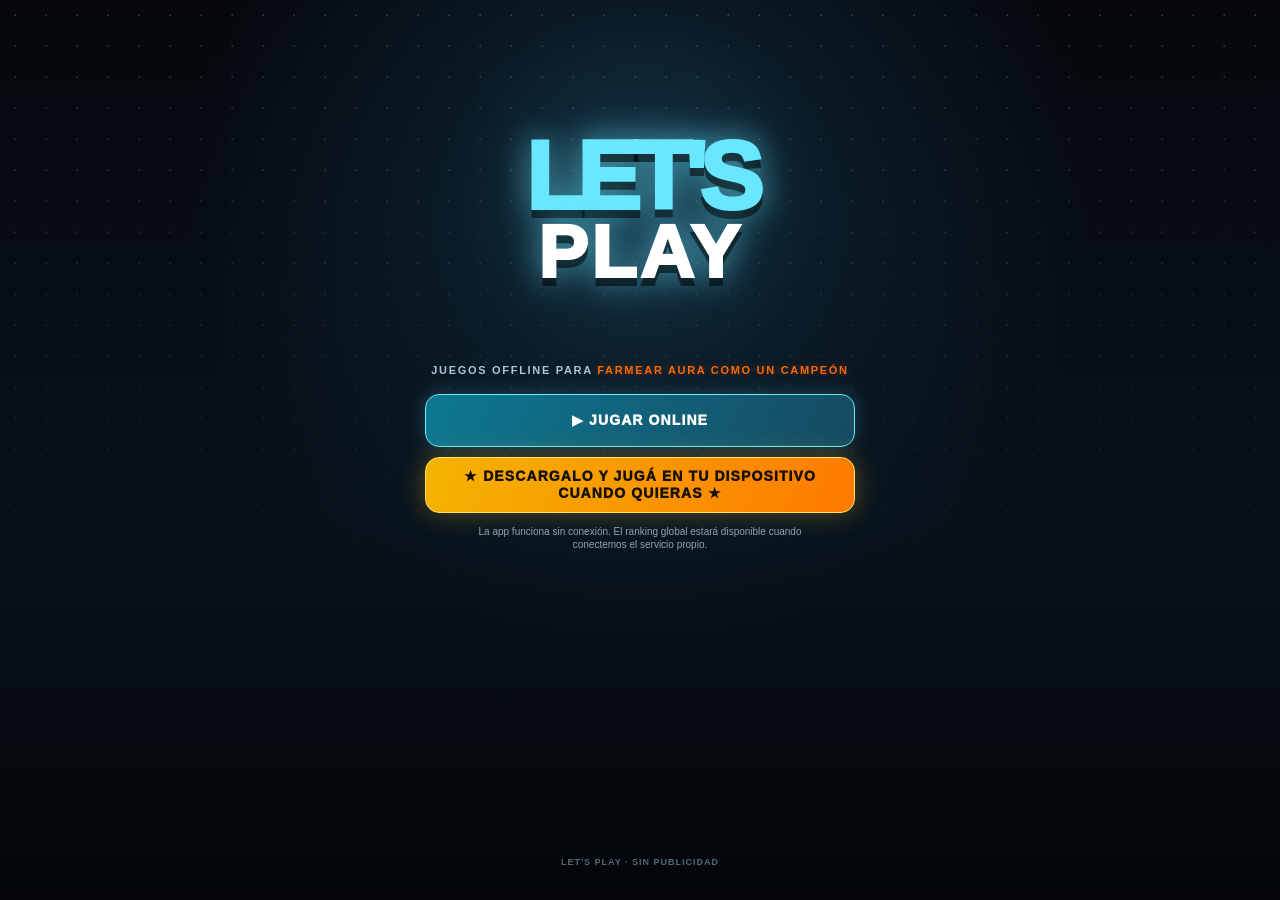
<file: index.html>
<!doctype html>
<html lang="es">
<head>
  <meta charset="utf-8">
  <meta name="viewport" content="width=device-width,initial-scale=1,viewport-fit=cover">
  <meta name="theme-color" content="#060a10">
  <meta name="apple-mobile-web-app-capable" content="yes">
  <meta name="apple-mobile-web-app-status-bar-style" content="black-translucent">
  <meta name="apple-mobile-web-app-title" content="Let's Play">
  <link rel="manifest" href="manifest.webmanifest">

  <title>Let's Play</title>
    <link rel="stylesheet" href="./css/landing.css">
</head>
<body>
  <main class="landing">
    <div class="logo-stage" id="logoStage" aria-label="Let's Play"><h1 class="logo-title"><span>LET'S</span><span>PLAY</span></h1></div>
    <p class="tagline">JUEGOS OFFLINE PARA <em>FARMEAR AURA COMO UN CAMPEÓN</em></p>
    <section class="actions ready" id="actions" aria-label="Elegir cómo jugar">
      <a class="action play" href="games.html">▶ JUGAR ONLINE</a>
      <button class="action install" id="installApp" type="button">★ DESCARGALO Y JUGÁ EN TU DISPOSITIVO CUANDO QUIERAS ★</button>
      <p class="data-note">La app funciona sin conexión. El ranking global estará disponible cuando conectemos el servicio propio.</p>
    </section>
    <video class="landing-loop" autoplay muted loop playsinline preload="auto" aria-hidden="true" tabindex="-1">
      <source src="./assets/pablis-games-loop.mp4" type="video/mp4">
    </video>
    <p class="credit">LET'S PLAY · SIN PUBLICIDAD</p>
  </main>
  <section class="install-help" id="installHelp" hidden aria-modal="true" role="dialog" aria-labelledby="installTitle">
    <div class="install-card">
      <button class="install-close" id="installClose" type="button" aria-label="Cerrar">×</button>
      <h2 id="installTitle">INSTALAR LET'S PLAY</h2>
      <p id="installSteps"></p>
    </div>
  </section>
  <script src="./js/app/landing.js"></script>
</body>
</html>
</file>
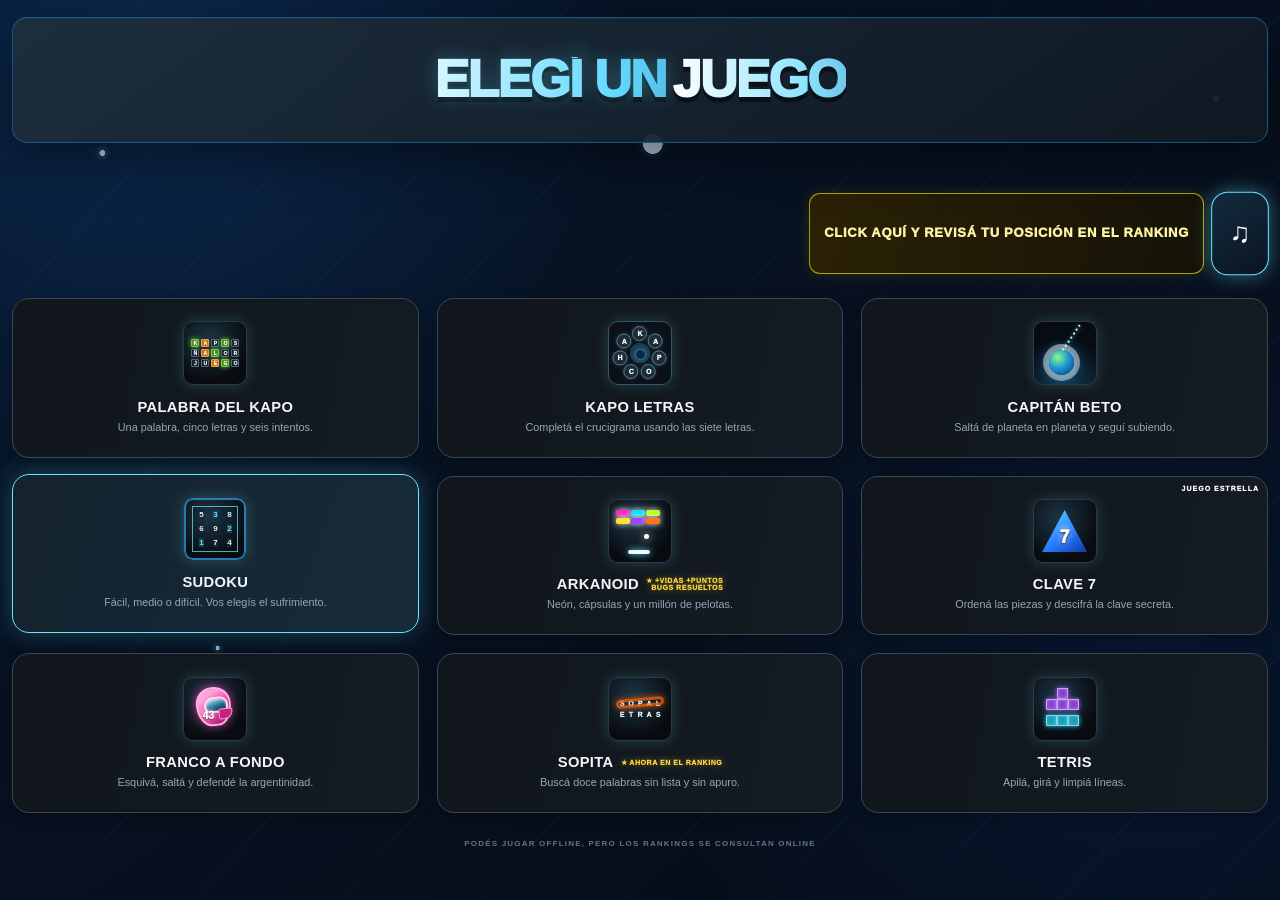
<file: games.html>
<!doctype html>
<html lang="es">
<head>
  <meta charset="utf-8">
  <meta name="viewport" content="width=device-width,initial-scale=1,viewport-fit=cover">
  <meta name="theme-color" content="#05070d">
  <title>Let's Play</title>
    <link rel="stylesheet" href="./css/games.css">
</head>
<body>
<section class="home" id="home">
    <div class="home-shell">
      <header class="home-head">
        <h1 class="brand-title"><span class="pabli">ELEGÍ UN</span><span class="games">JUEGO</span></h1>
      </header>

      <div class="home-actions">
        <button class="ranking-open" id="rankingOpen" type="button">CLICK AQUÍ Y REVISÁ TU POSICIÓN EN EL RANKING</button>
        <button class="menu-music" id="menuMusic" type="button" aria-label="Apagar música de fondo" aria-pressed="true" title="Apagar música de fondo"><span aria-hidden="true">♫</span></button>
      </div>

      <nav class="game-list" aria-label="Juegos disponibles">
        <button class="game-card" type="button" data-game="wordle">
          <span class="game-icon legacy-card-icon wordle-card-icon" aria-hidden="true"><i>K</i><i>A</i><i>P</i><i>O</i><i>S</i><i>Ñ</i><i>A</i><i>L</i><i>O</i><i>R</i><i>J</i><i>U</i><i>E</i><i>G</i><i>O</i></span>
          <span class="game-copy"><b>PALABRA DEL KAPO</b><small>Una palabra, cinco letras y seis intentos.</small></span>
          <span class="game-arrow" aria-hidden="true">›</span>
        </button>

        <button class="game-card" type="button" data-game="kapo-letras">
          <span class="game-icon kapocha-mini" aria-hidden="true"><i style="--i:0">K</i><i style="--i:1">A</i><i style="--i:2">P</i><i style="--i:3">O</i><i style="--i:4">C</i><i style="--i:5">H</i><i style="--i:6">A</i></span>
          <span class="game-copy"><b>KAPO LETRAS</b><small>Completá el crucigrama usando las siete letras.</small></span>
          <span class="game-arrow" aria-hidden="true">›</span>
        </button>

        <button class="game-card" type="button" data-game="capitan-beto">
          <span class="game-icon orbiter-mini" aria-hidden="true"></span>
          <span class="game-copy"><b>CAPITÁN BETO</b><small>Saltá de planeta en planeta y seguí subiendo.</small></span>
          <span class="game-arrow" aria-hidden="true">›</span>
        </button>

        <button class="game-card" type="button" data-game="sudoku">
          <span class="game-icon legacy-card-icon sudoku-card-icon" aria-hidden="true"><i>5</i><i>3</i><i>8</i><i>6</i><i>9</i><i>2</i><i>1</i><i>7</i><i>4</i></span>
          <span class="game-copy"><b>SUDOKU</b><small>Fácil, medio o difícil. Vos elegís el sufrimiento.</small></span>
          <span class="game-arrow" aria-hidden="true">›</span>
        </button>

        <button class="game-card" type="button" data-game="arkanoid">
          <span class="game-icon legacy-card-icon ark-card-icon" aria-hidden="true"><i></i><i></i><i></i><i></i><i></i><i></i><b></b><em></em></span>
          <span class="game-copy"><span class="game-title-row"><b>ARKANOID</b><span class="game-badge">★ +VIDAS +PUNTOS<br>BUGS RESUELTOS</span></span><small>Neón, cápsulas y un millón de pelotas.</small></span>
          <span class="game-arrow" aria-hidden="true">›</span>
        </button>

        <button class="game-card star" type="button" data-game="clave7">
          <span class="game-icon legacy-card-icon clave7-card-icon" aria-hidden="true"><i>7</i></span>
          <span class="game-copy"><span class="game-title-row"><b>CLAVE 7</b></span><small>Ordená las piezas y descifrá la clave secreta.</small></span>
          <span class="game-arrow" aria-hidden="true">›</span>
        </button>

        <button class="game-card" type="button" data-game="racing">
          <span class="game-icon legacy-card-icon race-card-icon" aria-hidden="true"><i><b>43</b></i></span>
          <span class="game-copy"><b>FRANCO A FONDO</b><small>Esquivá, saltá y defendé la argentinidad.</small></span>
          <span class="game-arrow" aria-hidden="true">›</span>
        </button>

        <button class="game-card" type="button" data-game="sopita">
          <span class="game-icon legacy-card-icon soup-card-icon" aria-hidden="true"><i>S</i><i>O</i><i>P</i><i>A</i><i>L</i><i>E</i><i>T</i><i>R</i><i>A</i><i>S</i><b></b></span>
          <span class="game-copy"><span class="game-title-row"><b>SOPITA</b><span class="game-badge">★ AHORA EN EL RANKING</span></span><small>Buscá doce palabras sin lista y sin apuro.</small></span>
          <span class="game-arrow" aria-hidden="true">›</span>
        </button>

        <button class="game-card" type="button" data-game="tetris">
          <span class="game-icon legacy-card-icon tetris-card-icon" aria-hidden="true"><i></i><i></i><i></i><i></i><b></b><b></b><b></b></span>
          <span class="game-copy"><b>TETRIS</b><small>Apilá, girá y limpiá líneas.</small></span>
          <span class="game-arrow" aria-hidden="true">›</span>
        </button>
      </nav>

      <p class="home-foot">PODÉS JUGAR OFFLINE, PERO LOS RANKINGS SE CONSULTAN ONLINE</p>
    </div>
  </section>

  <section class="panel legacy-game" id="wordleView" hidden aria-labelledby="wordleTitle">
      <div class="game-head">
        <h1 id="wordleTitle">PALABRA DEL KAPO</h1>
        <div class="head-actions"><button class="icon-btn" id="soundBtn" aria-label="Desactivar sonido" title="Sonido activado">🔊</button><button class="icon-btn" id="helpBtn" aria-label="Cómo jugar">?</button><button class="icon-btn" id="statsBtn" aria-label="Estadísticas">▥</button><button class="back-btn" id="backBtn" aria-label="Volver al inicio" title="Inicio"><svg viewBox="0 0 24 24" aria-hidden="true"><path d="M3.5 11.2 12 4l8.5 7.2"></path><path d="M5.5 10.2V20h13v-9.8"></path><path d="M9.5 20v-6h5v6"></path></svg></button></div>
      </div>
      <div class="word-mode-row"><div class="word-modes" aria-label="Modo de juego"><button class="word-mode active" id="wordRelax" type="button">TRANQUI</button><button class="word-mode turbo" id="wordTurbo" type="button">KAPO TURBO</button></div><button class="new-word" id="newWord" type="button">NUEVA PALABRA</button></div>
      <div class="turbo-status" id="turboStatus" hidden><span>PALABRA <b id="turboProgress">1/5</b></span><span>TIEMPO TOTAL <b id="wordTime">00:00</b></span></div>
      <div class="board" id="wordBoard" aria-label="Tablero de seis intentos"></div>
      <p class="message" id="wordMessage" aria-live="polite">UNA PALABRA ESPAÑOLA DE 5 LETRAS</p>
      <div class="keyboard" id="keyboard" aria-label="Teclado QWERTY"></div>
    </section>

<section class="panel legacy-game" id="sudokuView" hidden aria-labelledby="sudokuTitle">
      <div class="game-head">
        <h1 id="sudokuTitle">SUDOKU</h1>
        <div class="head-actions"><button class="icon-btn" id="sudokuSound" aria-label="Desactivar sonido" title="Sonido activado">🔊</button><button class="back-btn" id="sudokuHome" aria-label="Volver al inicio" title="Inicio"><svg viewBox="0 0 24 24" aria-hidden="true"><path d="M3.5 11.2 12 4l8.5 7.2"></path><path d="M5.5 10.2V20h13v-9.8"></path><path d="M9.5 20v-6h5v6"></path></svg></button></div>
      </div>
      <div class="difficulty-pick" aria-label="Dificultad"><button data-level="easy">FÁCIL</button><button data-level="medium" class="active">MEDIO</button><button data-level="hard">DIFÍCIL</button></div>
      <div class="sudoku-meta"><span id="sLevel">MEDIO</span><span>TIEMPO <b id="sTime">00:00</b></span><span>CONFLICTOS <b id="sErrors">0</b></span></div>
      <div class="sudoku-board" id="sudokuBoard" aria-label="Tablero de Sudoku"></div>
      <div class="number-pad" id="numberPad" aria-label="Teclado numérico"><button>1</button><button>2</button><button>3</button><button>4</button><button>5</button><button>6</button><button>7</button><button>8</button><button>9</button><button class="erase" data-value="erase" aria-label="Borrar">⌫</button><button class="notes" id="notesBtn" data-value="notes">NOTAS</button></div>
      <div class="sudoku-actions"><button class="s-action" id="sPause">PAUSA</button><button class="s-action" id="sHint">PISTA <span id="sHints">2</span></button><button class="s-action" id="sRestart">REINICIAR</button><button class="s-action" id="sNew">NUEVO</button></div>
      <p class="sudoku-status" id="sStatus" aria-live="polite">TOCÁ UNA CELDA PARA EMPEZAR</p>
      <div class="pause-cover" id="sPauseCover" hidden><div><b>PAUSA</b><small>TOCÁ REANUDAR</small></div></div>
    </section>

<section class="panel ark-panel legacy-game" id="arkanoidView" hidden aria-labelledby="arkanoidTitle">
      <div class="game-head"><h1 id="arkanoidTitle">ARKANOID</h1><div class="head-actions"><button class="icon-btn" id="arkPause" aria-label="Pausar">Ⅱ</button><button class="icon-btn" id="arkRestart" aria-label="Reiniciar">↻</button><button class="back-btn" id="arkHome" aria-label="Volver al inicio" title="Inicio"><svg viewBox="0 0 24 24" aria-hidden="true"><path d="M3.5 11.2 12 4l8.5 7.2"></path><path d="M5.5 10.2V20h13v-9.8"></path><path d="M9.5 20v-6h5v6"></path></svg></button></div></div>
      <div class="ark-hud"><span id="arkScore">PUNTOS 000000</span><span id="arkLevel">NIVEL 01</span><span class="ark-lives" id="arkLives" aria-label="Cinco vidas">♥ ♥ ♥ ♥ ♥</span></div>
      <div class="ark-stage" aria-label="Maqueta de la cancha de Arkanoid">
        <canvas class="ark-canvas" id="arkCanvas" width="390" height="650" aria-label="Cancha de Arkanoid"></canvas>
        <div class="ark-overlay" id="arkOverlay"><div><b id="arkOverlayTitle">ARKANOID</b><small id="arkOverlayText">ARRASTRÁ ABAJO PARA MOVER<br>TOCÁ PARA LANZAR</small><button id="arkStart">JUGAR</button></div></div>
      </div>
      <p class="ark-power" id="arkPower" aria-live="polite"></p>
    </section>

<section class="panel tet-panel legacy-game" id="tetrisView" hidden aria-labelledby="tetrisTitle">
      <div class="game-head"><h1 id="tetrisTitle">TETRIS</h1><div class="head-actions"><button class="icon-btn" id="tetHelp" aria-label="Cómo jugar" title="Cómo jugar">?</button><button class="icon-btn" id="tetSound" aria-label="Sonido">🔊</button><button class="icon-btn" id="tetPause" aria-label="Pausar">Ⅱ</button><button class="icon-btn" id="tetRestart" aria-label="Reiniciar">↻</button><button class="back-btn" id="tetHome" aria-label="Volver al inicio" title="Inicio"><svg viewBox="0 0 24 24" aria-hidden="true"><path d="M3.5 11.2 12 4l8.5 7.2"></path><path d="M5.5 10.2V20h13v-9.8"></path><path d="M9.5 20v-6h5v6"></path></svg></button></div></div>
      <div class="tet-hud"><div><small>PUNTOS</small><b id="tetScore">000000</b></div><div><small>NIVEL</small><b id="tetLevel">01</b></div><div><small>LÍNEAS</small><b id="tetLines">0</b></div></div>
      <div class="tet-play"><div class="tet-board-wrap"><canvas class="tet-board" id="tetBoard" width="240" height="480" aria-label="Tablero de Tetris"></canvas><div class="tet-overlay" id="tetOverlay"><div><h2 id="tetOvTitle">TETRIS</h2><p id="tetOvText">ARRASTRÁ LA PIEZA CON EL DEDO<br>USÁ ROTAR O CAER</p><button id="tetStart">JUGAR</button></div></div></div><aside class="tet-side"><div class="tet-next-title">SIGUIENTES</div><canvas class="tet-next" id="tetNext" width="76" height="180"></canvas><div class="tet-actions"><button class="tet-rotate" id="tetRotate" aria-label="Rotar pieza">↻<small>ROTAR</small></button><button class="tet-drop" id="tetDrop" aria-label="Dejar caer pieza">⤓<small>CAER</small></button></div></aside></div>
      <div class="tet-drag" id="tetDrag"><span><b>↔</b>MOVER · ARRASTRÁ ↓ PARA BAJAR SUAVE</span></div>
    </section>

<section class="panel race-panel legacy-game" id="racingView" hidden aria-labelledby="racingTitle">
      <div class="game-head"><h1 id="racingTitle">FRANCO A FONDO</h1><div class="head-actions"><button class="icon-btn" id="raceSound" aria-label="Desactivar sonido">🔊</button><button class="icon-btn" id="racePause" aria-label="Pausar">Ⅱ</button><button class="back-btn" id="raceHome" aria-label="Volver al inicio" title="Inicio"><svg viewBox="0 0 24 24" aria-hidden="true"><path d="M3.5 11.2 12 4l8.5 7.2"></path><path d="M5.5 10.2V20h13v-9.8"></path><path d="M9.5 20v-6h5v6"></path></svg></button></div></div>
      <div class="race-wrap" id="raceWrap">
        <canvas class="race-canvas" id="raceCanvas" width="360" height="600" aria-label="Pista de carreras"></canvas>
        <div class="race-hud"><span id="raceScore">PUNTOS 0000</span><span id="raceRank">PUESTO 8/8</span><div class="fuel-meter"><span class="fuel-label">ARGENTINIDAD</span><div class="fuel-bar"><div class="fuel-fill" id="fuelFill"></div></div></div></div>
        <div class="race-overlay" id="raceOverlay"><div><h2>FRANCO A FONDO</h2><div class="champion-art champion-placeholder" id="championArt" hidden aria-label="Campeón argentino">🏆🇦🇷</div><p id="raceMessage"><span class="race-callout">¡Revelate, nene!!</span><span class="race-instructions">Esquivá · saltá con doble tap · recargá la pasión argenta</span></p><div class="race-choice"><button class="race-start" id="raceStart">LARGAR</button><button class="race-start level2" id="raceLevel2" hidden>JUGAR NIVEL 2</button></div></div></div>
      </div>
      <div class="race-controls" hidden><button id="raceLeft" aria-label="Mover a la izquierda">←</button><button id="raceRight" aria-label="Mover a la derecha">→</button></div>
      <p class="race-tip">ARRASTRÁ PARA MOVER · DOBLE TOQUE PARA SALTAR · P PAUSA · ESC NEGRO</p>
    </section>

<section class="panel legacy-game" id="sopitaView" hidden aria-labelledby="sopitaTitle">
      <div class="game-head"><h1 id="sopitaTitle">SOPITA</h1><div class="head-actions"><span class="icon-btn sopita-clock" id="sopitaTime" aria-label="Tiempo transcurrido">00:00</span><button class="icon-btn" id="sopitaSound" aria-label="Desactivar sonido">🔊</button><button class="icon-btn sopita-hint" id="sopitaHint" aria-label="Pistas automáticas" disabled>PISTAS</button><button class="back-btn" id="sopitaHome" aria-label="Volver al inicio" title="Inicio"><svg viewBox="0 0 24 24" aria-hidden="true"><path d="M3.5 11.2 12 4l8.5 7.2"></path><path d="M5.5 10.2V20h13v-9.8"></path><path d="M9.5 20v-6h5v6"></path></svg></button></div></div>
      <div class="sopita-tools"><select id="sopitaTheme" aria-label="Elegí tu temática"><option value="">ELEGÍ TU TEMÁTICA</option></select><span class="sopita-progress" id="sopitaProgress">0/12</span></div>
      <p class="sopita-hint-text" id="sopitaHintText" aria-live="polite"></p>
      <div class="sopita-wrap">
        <div class="sopita-board" id="sopitaBoard" aria-label="Sopa de letras de quince filas por diez columnas"></div>
        <svg class="sopita-ink" id="sopitaInk" viewBox="0 0 100 150" preserveAspectRatio="none" aria-hidden="true"></svg>
        <div class="sopita-empty" id="sopitaEmpty">ELEGÍ UNA TEMÁTICA<br>Y PREPARÁ EL DEDO</div>
        <div class="sopita-complete" id="sopitaComplete" hidden><div><b>¡SOPITA TERMINADA!</b><span id="sopitaFinal">TIEMPO 00:00</span><button id="newSopita">NUEVA SOPITA</button></div></div>
      </div>
    </section>

  <section class="cb-game" id="cbGame" hidden aria-label="Capitán Beto">
    <canvas class="cb-canvas" id="cbCanvas"></canvas>
    <div class="cb-hud"><div class="cb-score-wrap"><div class="cb-score" id="cbScore">00000</div><div class="cb-best">RÉCORD <span id="cbBest">00000</span></div></div><div class="cb-lives"><i id="cbHeart">♥</i><span id="cbLives">×3</span></div></div>
    <div class="cb-lucky-meter" id="cbLuckyMeter"><div class="cb-lucky-label"><span class="cb-lucky-word">L<br>U<br>C<br>K<br>Y<br><br>S<br>A<br>V<br>E</span><span class="cb-lucky-count" id="cbLuckyText">0/5</span></div><div class="cb-lucky-track"><div class="cb-lucky-fill" id="cbLuckyFill"></div></div></div>
    <div class="cb-top-actions">
      <button class="cb-icon" id="cbHelp" type="button" aria-label="Cómo jugar" title="Información">ⓘ</button>
      <button class="cb-icon" id="cbSound" type="button" aria-label="Sonido" title="Sonido">🔊</button>
      <button class="cb-icon" id="cbHome" type="button" aria-label="Volver al inicio" title="Inicio"><svg viewBox="0 0 24 24" aria-hidden="true"><path d="M3.5 11.2 12 4l8.5 7.2"></path><path d="M5.5 10.2V20h13v-9.8"></path><path d="M9.5 20v-6h5v6"></path></svg></button>
    </div>
    <div class="cb-toast" id="cbToast"></div>
    <div class="cb-sub">TOCÁ · CLIC · ESPACIO PARA SALTAR</div>
    <div class="cb-center" id="cbStart">
      <div class="cb-panel"><h2>CAPITÁN BETO</h2><p>La nave gira sobre la línea de gravedad. Cuando la guía apunte bien, saltá.</p><button type="button" id="cbPlay">DESPEGAR</button></div>
    </div>
    <div class="cb-center" id="cbHelpPanel" hidden>
      <div class="cb-panel"><h2>CÓMO JUGAR</h2><ul><li>Tocá, hacé clic o presioná Espacio para salir en línea recta.</li><li>Al tocar la gravedad de otro planeta quedás orbitando.</li><li>Tenés dos vueltas para saltar. En la segunda, la guía comienza a desaparecer.</li><li>Saltar hacia abajo, salir por los costados o por abajo cuesta una vida.</li><li>El planeta cercano vale 100; el segundo ×2, el tercero ×3.</li><li>Si escapás por arriba y aterrizás fuera de pantalla, conseguís un Lucky Save.</li><li>Ganás una vida cada 10.000 puntos.</li></ul><button type="button" id="cbHelpClose">SEGUIR</button></div>
    </div>
    <div class="cb-center" id="cbOver" hidden>
      <div class="cb-panel"><h2>EL CAPITÁN BETO MURIÓ SOLO EN EL ESPACIO POR TU CULPA!</h2><p id="cbFinal"></p><div class="cb-over-actions"><button type="button" id="cbOverHome">SALIR</button><button type="button" id="cbAgain">JUGAR</button></div></div>
    </div>
  </section>

  <section class="kl-game" id="klGame" hidden aria-labelledby="klTitle">
    <div class="kl-shell">
      <header class="kl-head">
        <div class="kl-title-group"><h1 class="kl-title" id="klTitle">KAPO LETRAS</h1><span class="kl-head-clock">TIEMPO <b id="klTime">00:00</b></span></div>
        <div class="kl-head-actions">
          <button class="kl-icon-btn" id="klHelp" type="button" aria-label="Información y cómo jugar" title="Información"><svg viewBox="0 0 24 24" aria-hidden="true"><circle cx="12" cy="12" r="9"></circle><path d="M12 10.5v6"></path><path d="M12 7.3h.01"></path></svg></button>
          <button class="kl-icon-btn" id="klStats" type="button" aria-label="Estadísticas" title="Estadísticas">▥</button>
          <button class="kl-icon-btn kl-new" id="klNew" type="button" aria-label="Cambiar de nivel" title="Nueva partida">↻</button>
          <button class="kl-icon-btn" id="klSound" type="button" aria-label="Desactivar sonido" title="Sonido">🔊</button>
          <button class="kl-icon-btn" id="klHome" type="button" aria-label="Volver al inicio" title="Inicio"><svg viewBox="0 0 24 24" aria-hidden="true"><path d="M3.5 11.2 12 4l8.5 7.2"></path><path d="M5.5 10.2V20h13v-9.8"></path><path d="M9.5 20v-6h5v6"></path></svg></button>
        </div>
      </header>

      <div class="kl-board-wrap">
        <div class="kl-board" id="klBoard" aria-label="Crucigrama"></div>
        <div class="kl-particles" id="klParticles" aria-hidden="true"></div>
      </div>

      <div class="kl-word-zone" aria-live="polite">
        <div class="kl-current" id="klCurrent">&nbsp;</div>
        <div class="kl-message" id="klMessage">UNÍ LAS LETRAS PARA FORMAR PALABRAS</div>
      </div>

      <div class="kl-controls">
        <button class="kl-side-btn hint" id="klHint" type="button" aria-label="Usar una pista. Quedan 3" title="Pista">💡 <small id="klHintCount">×3</small></button>
        <div class="kl-wheel" id="klWheel" aria-label="Letras disponibles">
          <button class="kl-wheel-core" id="klShuffle" type="button" aria-label="Mezclar letras" title="Mezclar">⟳</button>
        </div>
        <button class="kl-side-btn" id="klDelete" type="button" aria-label="Borrar última letra" title="Borrar">⌫</button>
      </div>
    </div>

    <div class="kl-modal" id="klHelpModal" hidden>
      <div class="kl-modal-card">
        <h2>CÓMO JUGAR</h2>
        <ul>
          <li>Formá palabras con las siete letras disponibles.</li>
          <li>Cada letra puede usarse una sola vez por palabra.</li>
          <li>En móvil o con mouse, tocá las letras o deslizá sobre ellas.</li>
          <li>Para corregir, tocá nuevamente una letra marcada o usá ⌫.</li>
          <li>Con teclado, escribí y presioná Enter. Backspace borra.</li>
          <li>Las palabras extra suman puntos aunque no estén en el crucigrama.</li>
        </ul>
        <button type="button" data-kl-close>CERRAR</button>
      </div>
    </div>

    <div class="kl-modal" id="klStatsModal" hidden>
      <div class="kl-modal-card">
        <h2>ESTADÍSTICAS</h2>
        <p id="klStatsText"></p>
        <button type="button" data-kl-close>CERRAR</button>
      </div>
    </div>

    <div class="kl-modal" id="klComplete" hidden>
      <div class="kl-modal-card">
        <h2 class="kl-complete-title">¡SOS EL KAPO!</h2>
        <p class="kl-complete-score" id="klCompleteText"></p>
        <button type="button" id="klNext">SIGUIENTE NIVEL</button>
      </div>
    </div>
  </section>

  <section class="clave7-host" id="clave7View" hidden aria-label="Clave 7">
    <iframe class="clave7-frame" id="clave7Frame" title="Clave 7"></iframe>
  </section>

<dialog id="helpDialog"><div class="dialog-top"><h2>Cómo jugar</h2><button data-close="helpDialog" aria-label="Cerrar">×</button></div><div class="dialog-body"><p>Tenés seis intentos para descubrir una palabra española de cinco letras. Escribí las palabras sin tilde; la Ñ cuenta como una letra distinta.</p><p><b style="color:#83c55a">Verde:</b> lugar correcto. <b style="color:#ee8b35">Naranja:</b> está en otro lugar. Gris oscuro: no aparece.</p></div></dialog>
<dialog id="statsDialog"><div class="dialog-top"><h2>Tus estadísticas</h2><button data-close="statsDialog" aria-label="Cerrar">×</button></div><div class="dialog-body"><div class="stats"><div class="stat"><b id="played">0</b><small>JUGADAS</small></div><div class="stat"><b id="wins">0</b><small>GANADAS</small></div><div class="stat"><b id="fails">0</b><small>FRACASOS</small></div><div class="stat"><b id="pct">0%</b><small>ACIERTOS</small></div><div class="stat"><b id="streak">0</b><small>RACHA</small></div><div class="stat"><b id="best">0</b><small>MEJOR RACHA</small></div></div></div></dialog>
<dialog id="tetHelpDialog"><div class="dialog-top"><h2>Cómo jugar al Tetris</h2><button data-close="tetHelpDialog" aria-label="Cerrar">×</button></div><div class="dialog-body"><p><b>Con el dedo:</b></p><ul class="tet-help-list"><li>Arrastrá la pieza directamente para moverla y bajarla suave.</li><li>También podés usar la barra de arrastre inferior.</li><li>ROTAR gira la pieza y CAER la deja caer de golpe.</li></ul><p><b>Con el teclado:</b></p><ul class="tet-help-list"><li>← → posicionan la pieza.</li><li>↑ rota la pieza.</li><li>↓ la baja suave.</li><li>Espacio la deja caer.</li></ul></div></dialog>
<div class="privacy" id="privacyScreen" hidden aria-label="Pantalla privada"></div>

  
  <div class="ranking-modal" id="rankingModal" hidden>
    <div class="ranking-card">
      <div class="ranking-head"><div class="ranking-title"><h2>RANKING GLOBAL</h2><small>LET'S PLAY</small></div><button class="ranking-close" id="rankingClose" type="button" aria-label="Cerrar">×</button></div>
      <div class="ranking-player"><input id="rankingPlayer" maxlength="20" autocomplete="nickname" placeholder="TU APODO"><button id="rankingSave" type="button">GUARDAR</button></div>
      <div class="ranking-tabs" id="rankingTabs" aria-label="Elegir juego">
        <button class="ranking-tab" type="button" data-ranking="palabra-del-kapo-tiempo" title="Palabra del Kapo"><span class="rank-icon rank-wordle">K</span></button><button class="ranking-tab" type="button" data-ranking="kapo-letras-tiempo" title="Kapo Letras"><span class="rank-icon rank-letters">K</span></button><button class="ranking-tab active" type="button" data-ranking="capitan-beto" title="Capitán Beto">🛸</button><button class="ranking-tab" type="button" data-ranking="sudoku-medium" data-sudoku title="Sudoku">9</button><button class="ranking-tab" type="button" data-ranking="arkanoid" title="Arkanoid"><span class="rank-ark" aria-hidden="true"></span></button><button class="ranking-tab" type="button" data-ranking="tetris" title="Tetris"><span class="rank-tetromino" aria-hidden="true"></span></button><button class="ranking-tab" type="button" data-ranking="franco-a-fondo" title="Franco a Fondo">🏎️</button><button class="ranking-tab" type="button" data-ranking="sopita-tiempo" title="Sopita">🥄</button><button class="ranking-tab" type="button" data-ranking="clave-7" title="Clave 7"><span class="rank-clave7">7</span></button>
      </div>
      <div class="ranking-difficulty" id="rankingDifficulty" hidden><button type="button" data-difficulty="easy">FÁCIL</button><button type="button" data-difficulty="medium" class="active">MEDIO</button><button type="button" data-difficulty="hard">DIFÍCIL</button></div>
      <select class="ranking-select" id="rankingGame" aria-label="Juego" hidden>
        <option value="capitan-beto">CAPITÁN BETO</option><option value="palabra-del-kapo-tiempo">PALABRA DEL KAPO · TIEMPO</option><option value="kapo-letras-tiempo">KAPO LETRAS · TIEMPO</option><option value="sudoku-easy">SUDOKU · FÁCIL</option><option value="sudoku-medium">SUDOKU · MEDIO</option><option value="sudoku-hard">SUDOKU · DIFÍCIL</option><option value="arkanoid">ARKANOID</option><option value="tetris">TETRIS</option><option value="franco-a-fondo">FRANCO A FONDO</option><option value="sopita-tiempo">SOPITA · TIEMPO</option><option value="clave-7">CLAVE 7 · IQ</option>
      </select>
      <p class="ranking-status" id="rankingStatus"></p><div class="ranking-podium" id="rankingPodium"></div><div class="ranking-list" id="rankingList"></div>
    </div>
  </div>

  <script src="./js/config.js"></script>
  <script src="./js/services/ranking.js"></script>

  <script src="./js/compatibility/polyfills.js"></script>
<script src="./js/games/wordle-words.js"></script>
<script src="./js/games/core-puzzles.js"></script>
<script src="./js/games/arkanoid.js"></script>
<script src="./js/games/tetris.js"></script>

  <script src="./js/games/kapo-letras.js"></script>
  <script src="./js/games/capitan-beto.js"></script>
<script src="./js/services/service-worker.js"></script>
<script src="./js/games/clave-7.js"></script>
<script src="./js/app/menu-glow.js"></script>
<script src="./js/app/menu-music.js"></script>
</body>
</html>
</file>
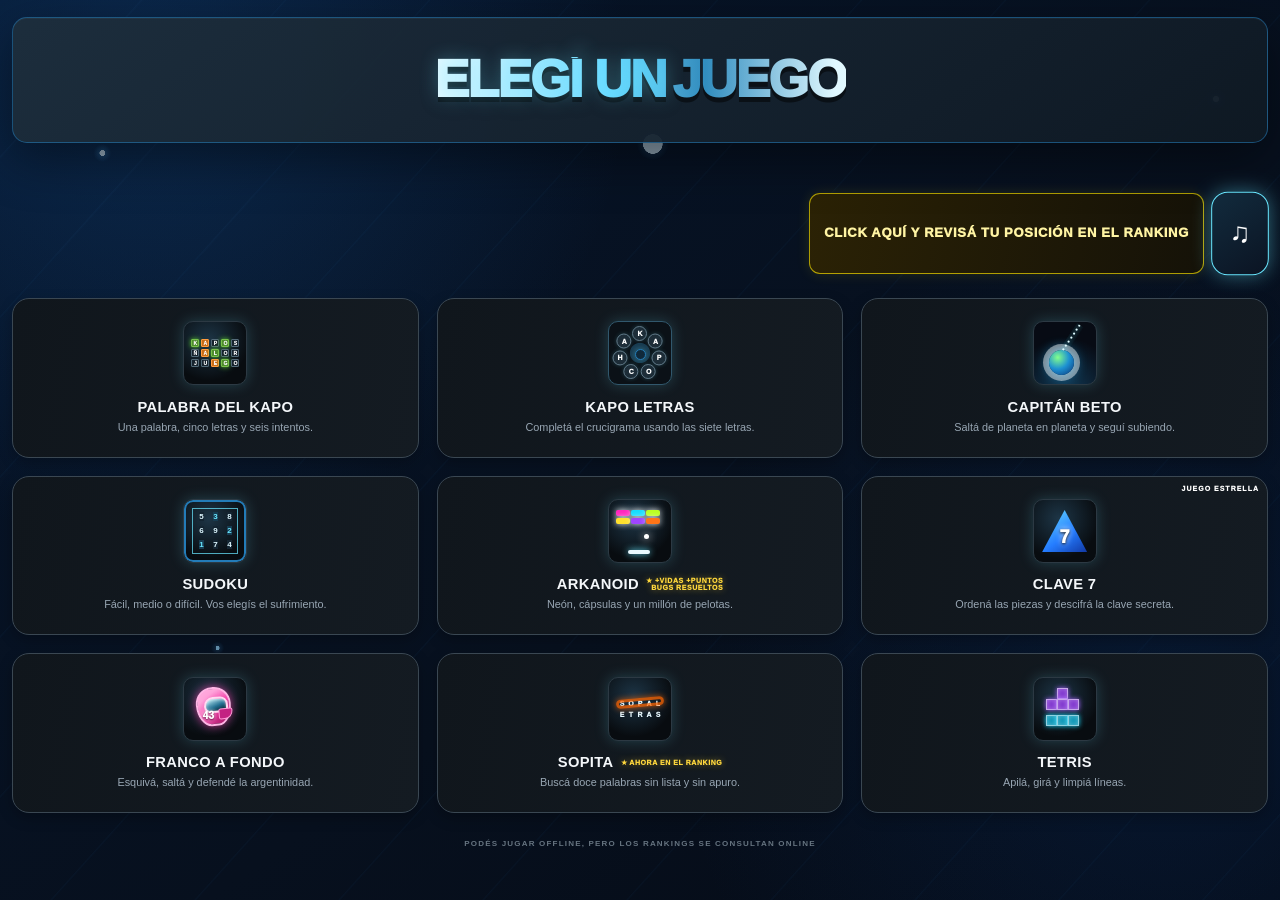
<file: offline.html>
<!doctype html>
<html lang="es">
<head>
  <meta charset="utf-8">
  <meta name="viewport" content="width=device-width,initial-scale=1">
  <meta http-equiv="refresh" content="0;url=./games.html">
  <title>Let's Play</title>
</head>
<body>
  <p>Abriendo <a href="./games.html">Let's Play</a>…</p>
</body>
</html>
</file>
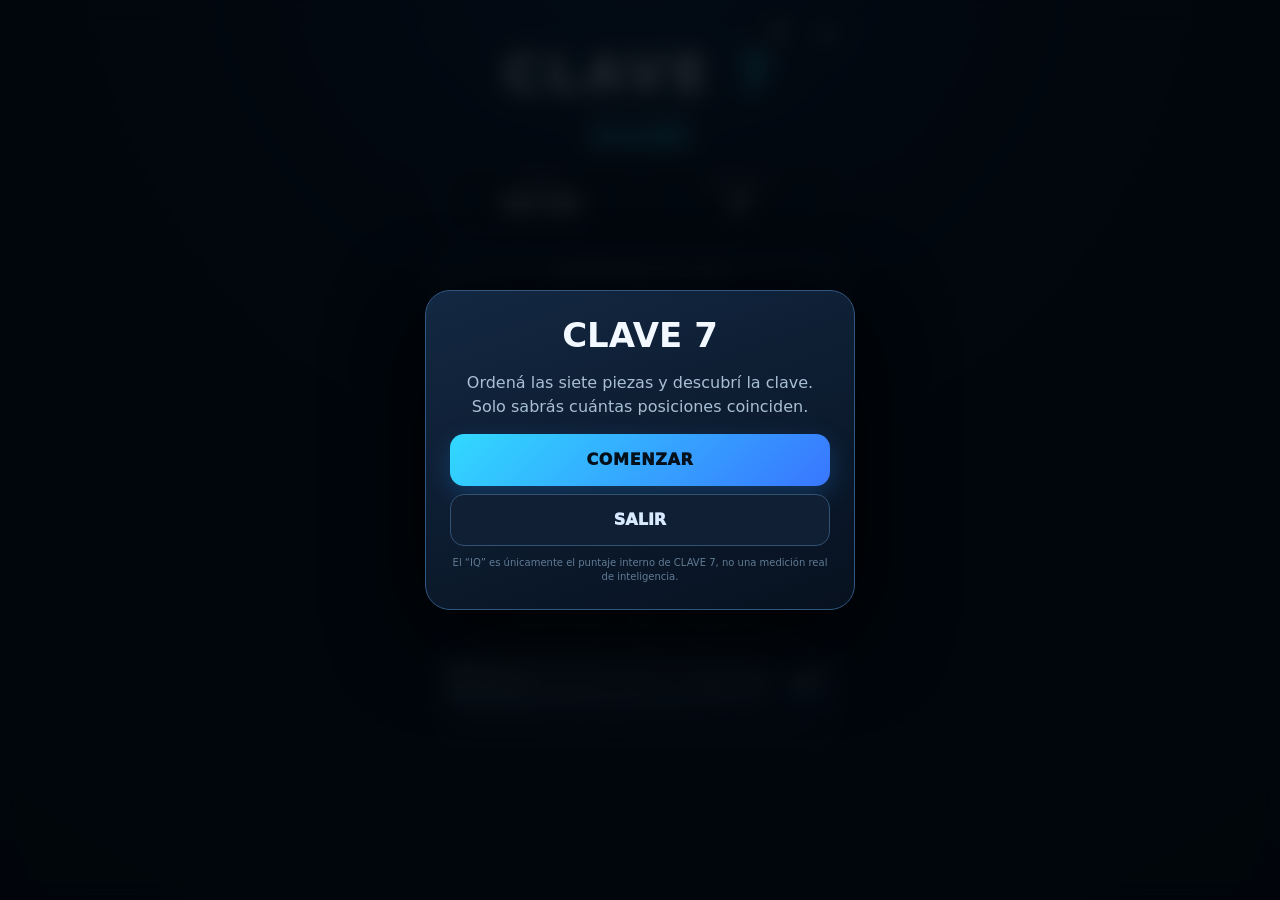
<file: games/clave-7.html>
<!doctype html>
<html lang="es">
<head>
<meta charset="utf-8">
<meta name="viewport" content="width=device-width,initial-scale=1,maximum-scale=1,user-scalable=no">
<meta name="theme-color" content="#07111f">
<title>CLAVE 7 | LET'S PLAY | Version 1.1</title>
<style>
:root{
  --bg:#050a12; --panel:#0b1728; --panel2:#101f34; --line:#1d3d61;
  --cyan:#31d9ff; --blue:#247cff; --text:#f2f8ff; --muted:#91a7bf;
  --good:#59ee9a; --danger:#ff466c; --gold:#ffd45a;
  --piece:clamp(38px,11.5vw,68px); --gap:clamp(4px,1.2vw,9px);
}
*{box-sizing:border-box;-webkit-tap-highlight-color:transparent}
html,body{margin:0;min-height:100%;background:radial-gradient(circle at 50% -10%,#12325b 0,#07111f 38%,#03070d 100%);color:var(--text);font-family:Inter,system-ui,-apple-system,"Segoe UI",sans-serif}
body{min-height:100vh;display:flex;justify-content:center;overflow-x:hidden}
button,input{font:inherit}
button{touch-action:manipulation}
.app{width:min(100%,430px);min-height:100vh;padding:max(12px,env(safe-area-inset-top)) 10px max(18px,env(safe-area-inset-bottom));position:relative}
.topbar{display:flex;align-items:center;justify-content:flex-end;gap:7px;margin-bottom:2px}
.navbtn{width:40px;height:38px;border:1px solid #294865;border-radius:10px;background:#101f34;color:#e8f7ff;font-size:18px;font-weight:950;cursor:pointer}
.navbtn.active{color:#ffd45a;border-color:#ffd45a;background:#382d0c}
.brand{text-align:center;margin:2px 0 12px}
.brand h1{font-size:clamp(31px,8vw,50px);letter-spacing:.13em;margin:0;font-weight:950;line-height:.95;text-shadow:0 0 28px rgba(49,217,255,.38)}
.brand h1 span{color:var(--cyan)}
.brand p{margin:7px 0 0;color:#8aa8c7;font-weight:800;letter-spacing:.3em;font-size:12px}
.beta{display:inline-block;margin-top:7px;color:#07111f;background:var(--cyan);font-size:10px;font-weight:950;padding:3px 8px;border-radius:999px;letter-spacing:.1em}
.panel{background:linear-gradient(160deg,rgba(16,31,52,.97),rgba(7,17,31,.98));border:1px solid rgba(73,147,211,.3);border-radius:20px;box-shadow:0 18px 50px rgba(0,0,0,.35),inset 0 1px rgba(255,255,255,.035)}
.stats{display:grid;grid-template-columns:repeat(2,1fr);gap:8px;padding:10px;margin-bottom:10px}
.stat{text-align:center;padding:8px 3px;border-radius:13px;background:#071321;border:1px solid #173551}
.stat small{display:block;text-transform:uppercase;letter-spacing:.08em;color:var(--muted);font-weight:800;font-size:10px}
.stat strong{display:block;font-size:clamp(18px,5vw,25px);margin-top:2px;color:#fff;font-variant-numeric:tabular-nums}
.game{padding:14px 10px 13px}
.section-title{text-align:center;color:#a9c3dc;font-size:11px;font-weight:900;letter-spacing:.14em;text-transform:uppercase;margin:0 0 10px}
.board{display:grid;grid-template-columns:repeat(7,minmax(0,1fr));gap:var(--gap);padding:10px 5px 13px}
.slot{height:calc(var(--piece) + 13px);min-width:0;border:2px dashed #294865;border-radius:15px;display:flex;align-items:center;justify-content:center;position:relative;background:#07121f;transition:.16s ease;touch-action:none}
.slot::after{content:attr(data-pos);position:absolute;bottom:2px;color:#45637c;font-size:9px;font-weight:900}
.slot.target{border-color:var(--cyan);background:#0b2940;box-shadow:0 0 20px rgba(49,217,255,.25)}
.slot.selected{border-color:var(--gold);box-shadow:0 0 18px rgba(255,212,90,.3)}
.piece{width:min(var(--piece),94%);height:auto;aspect-ratio:1;display:flex;align-items:center;justify-content:center;cursor:grab;touch-action:none;user-select:none;filter:drop-shadow(0 8px 8px rgba(0,0,0,.35));transition:transform .14s,filter .14s,opacity .14s;position:relative;z-index:2}
.piece:active{cursor:grabbing}.piece.selected{transform:scale(1.1);filter:drop-shadow(0 0 11px rgba(255,255,255,.6))}.piece.dragging{opacity:.2}
.shape{width:74%;height:74%;background:var(--c);border:3px solid rgba(255,255,255,.65);box-shadow:inset -8px -9px 12px rgba(0,0,0,.2),inset 6px 7px 10px rgba(255,255,255,.2),0 0 14px color-mix(in srgb,var(--c) 46%,transparent)}
[data-shape="circle"] .shape{border-radius:50%}
[data-shape="square"] .shape{border-radius:8px}
[data-shape="triangle"] .shape{clip-path:polygon(50% 4%,96% 92%,4% 92%);border:0;background:linear-gradient(145deg,rgba(255,255,255,.35),transparent 32%),var(--c)}
[data-shape="diamond"] .shape{transform:rotate(45deg);width:60%;height:60%;border-radius:6px}
[data-shape="rect"] .shape{width:88%;height:48%;border-radius:7px}
[data-shape="cross"] .shape{clip-path:polygon(32% 0,68% 0,68% 32%,100% 32%,100% 68%,68% 68%,68% 100%,32% 100%,32% 68%,0 68%,0 32%,32% 32%);border:0}
[data-shape="pentagon"] .shape{clip-path:polygon(50% 0,98% 36%,80% 96%,20% 96%,2% 36%);border:0}
.palette-wrap{margin:4px 2px 12px;padding:12px 8px 10px;border-radius:16px;background:#071321;border:1px solid #173551;transition:.3s}
.palette{display:grid;grid-template-columns:repeat(8,minmax(0,1fr));max-width:390px;margin:auto;gap:7px 0;justify-items:center;align-items:center;min-height:calc(var(--piece) * 2)}
.palette .piece{width:calc(var(--piece) * .9);grid-column:span 2}
.palette .piece:nth-child(5){grid-column:2 / span 2}
.palette.intro .piece{opacity:0;animation:spawnPiece .46s cubic-bezier(.2,.9,.28,1.35) forwards}
.palette.intro .piece:nth-child(1){animation-delay:.03s}.palette.intro .piece:nth-child(2){animation-delay:.09s}.palette.intro .piece:nth-child(3){animation-delay:.15s}.palette.intro .piece:nth-child(4){animation-delay:.21s}.palette.intro .piece:nth-child(5){animation-delay:.27s}.palette.intro .piece:nth-child(6){animation-delay:.33s}.palette.intro .piece:nth-child(7){animation-delay:.39s}
.palette-wrap.hidden{display:none}
.feedback{text-align:center;margin:3px 0 12px;min-height:50px;display:flex;align-items:center;justify-content:center;flex-direction:column}
.feedback strong{font-size:clamp(22px,6vw,32px);color:var(--cyan)}
.feedback span{font-size:12px;color:var(--muted);margin-top:2px}
.actions{display:grid;grid-template-columns:1fr auto;gap:8px}
.primary,.iconbtn,.secondary{border:0;border-radius:14px;font-weight:950;color:#04101a;cursor:pointer;min-height:52px}
.primary{background:linear-gradient(135deg,var(--cyan),#3976ff);font-size:16px;letter-spacing:.04em;box-shadow:0 8px 24px rgba(38,148,255,.25)}
.secondary{width:100%;margin-top:8px;border:1px solid #315273;background:#101f34;color:#d7eaff}
.primary:disabled{filter:grayscale(.75);opacity:.4;cursor:not-allowed;box-shadow:none}
.iconbtn{width:54px;background:#162a42;color:#d7eaff;border:1px solid #294865;font-size:21px}
.tip{text-align:center;color:#7189a2;font-size:11px;margin:10px 5px 0;line-height:1.4}
.ranking{margin-top:11px;padding:12px}
.rank-head{display:flex;justify-content:space-between;align-items:center;margin-bottom:8px}
.rank-head h2{font-size:13px;letter-spacing:.1em;margin:0}.rank-head button{background:none;border:0;color:#6f8ba6;font-size:11px;cursor:pointer}
.rank-row{display:grid;grid-template-columns:34px 1fr 62px 43px 52px;gap:5px;align-items:center;padding:8px 5px;border-top:1px solid #17304a;font-size:12px}
.rank-row strong{color:var(--cyan);font-size:15px}.empty{text-align:center;color:#617b95;font-size:12px;padding:12px}
.overlay{position:fixed;inset:0;background:rgba(2,6,12,.88);backdrop-filter:blur(10px);display:flex;align-items:center;justify-content:center;padding:18px;z-index:50;opacity:0;pointer-events:none;transition:.25s}
.overlay.show{opacity:1;pointer-events:auto}.modal{width:min(100%,430px);padding:24px;text-align:center;border:1px solid #315780;border-radius:25px;background:linear-gradient(160deg,#132842,#07111f);box-shadow:0 25px 90px #000}
.pause-overlay{z-index:45}.pause-overlay .modal h2{color:var(--gold);letter-spacing:.14em}
.modal h2{font-size:34px;margin:0 0 8px}.modal .mega{font-size:68px;font-weight:1000;color:var(--cyan);line-height:1;margin:12px 0;text-shadow:0 0 28px rgba(49,217,255,.45)}
.modal p{color:#a8bfd5;line-height:1.45}.modal input{width:100%;padding:14px;background:#071321;border:1px solid #315273;border-radius:12px;color:white;text-align:center;font-weight:800;outline:none;margin:8px 0 12px}.modal input:focus{border-color:var(--cyan)}
.modal .primary{width:100%}.smallprint{font-size:10px!important;color:#607b94!important;margin-bottom:0!important}.danger h2{color:var(--danger)}
.drag-ghost{position:fixed;width:var(--piece);height:var(--piece);pointer-events:none;z-index:100;transform:translate(-50%,-50%) scale(1.08);opacity:.92}
.flash{animation:flash .35s}@keyframes flash{50%{transform:scale(1.045)}}
.game.checking .board{position:relative;overflow:hidden;border-radius:16px}
.game.checking .board::before{content:"";position:absolute;z-index:8;top:5px;bottom:8px;width:23%;left:-28%;pointer-events:none;background:linear-gradient(90deg,transparent,rgba(49,217,255,.12),rgba(255,255,255,.72),rgba(49,217,255,.12),transparent);filter:blur(2px);animation:scanner .72s cubic-bezier(.2,.72,.32,1) forwards}
.game.checking .piece{animation:pieceScan .52s ease both}
.game.checking .slot:nth-child(1) .piece{animation-delay:.02s}.game.checking .slot:nth-child(2) .piece{animation-delay:.07s}.game.checking .slot:nth-child(3) .piece{animation-delay:.12s}.game.checking .slot:nth-child(4) .piece{animation-delay:.17s}.game.checking .slot:nth-child(5) .piece{animation-delay:.22s}.game.checking .slot:nth-child(6) .piece{animation-delay:.27s}.game.checking .slot:nth-child(7) .piece{animation-delay:.32s}
.game.checked-pop .piece{animation:resultPop .38s cubic-bezier(.2,1.6,.4,1)}
.feedback.analyzing strong{font-size:18px;letter-spacing:.17em;color:#dff8ff;animation:blinkText .48s ease-in-out infinite alternate}
.feedback.result-pop{animation:feedbackPop .4s cubic-bezier(.2,1.45,.4,1)}
@keyframes spawnPiece{from{opacity:0;transform:translateY(24px) scale(.72) rotate(-6deg)}to{opacity:1;transform:translateY(0) scale(1) rotate(0)}}
@keyframes scanner{0%{left:-28%}100%{left:108%}}
@keyframes pieceScan{0%{transform:scale(1);filter:drop-shadow(0 8px 8px rgba(0,0,0,.35))}45%{transform:scale(1.13) translateY(-4px);filter:drop-shadow(0 0 15px rgba(49,217,255,.95)) brightness(1.25)}100%{transform:scale(1);filter:drop-shadow(0 8px 8px rgba(0,0,0,.35))}}
@keyframes resultPop{0%{transform:scale(.94)}55%{transform:scale(1.09)}100%{transform:scale(1)}}
@keyframes feedbackPop{0%{transform:scale(.82);opacity:.25}65%{transform:scale(1.08);opacity:1}100%{transform:scale(1)}}
@keyframes blinkText{from{opacity:.55}to{opacity:1;text-shadow:0 0 17px rgba(49,217,255,.75)}}
.shut .piece{filter:grayscale(1) brightness(.35);transition:filter .7s}.shut .primary{background:#27313d;color:#657383}
@media(max-width:430px){.app{padding-left:7px;padding-right:7px}.game{padding-left:5px;padding-right:5px}.slot{border-radius:11px}.shape{border-width:2px}}
</style>
</head>
<body>
<main class="app" id="app">
  <div class="topbar"><button class="navbtn" id="pause" type="button" aria-label="Pausar partida" title="Pausa">Ⅱ</button><button class="navbtn" id="home" type="button" aria-label="Volver a Let's Play" title="Inicio">⌂</button></div>
  <header class="brand"><h1>CLAVE <span>7</span></h1><p>LET'S PLAY</p><b class="beta">VERSION 1.1</b></header>
  <section class="stats panel">
    <div class="stat"><small>Tiempo</small><strong id="timer">00:00</strong></div>
    <div class="stat"><small>Intentos</small><strong id="attempts">0</strong></div>
  </section>
  <section class="game panel" id="gamePanel">
    <p class="section-title">Chequeador de clave</p>
    <div class="board" id="board"></div>
    <div class="palette-wrap" id="paletteWrap">
      <p class="section-title">Arrastrá las 7 piezas</p>
      <div class="palette" id="palette"></div>
    </div>
    <div class="feedback" id="feedback"><strong>Armá tu clave</strong><span>También podés tocar una pieza y después su destino.</span></div>
    <div class="actions"><button class="primary" id="check" disabled>VERIFICAR CLAVE</button><button class="iconbtn" id="sound" aria-label="Activar o desactivar sonido">🔊</button></div>
    <p class="tip">Mover piezas no suma intentos. Solo cuenta cada verificación.</p>
  </section>
</main>

<div class="overlay show" id="startOverlay"><div class="modal"><h2>CLAVE 7</h2><p>Ordená las siete piezas y descubrí la clave. Solo sabrás cuántas posiciones coinciden.</p><button class="primary" id="startBtn">COMENZAR</button><button class="secondary" id="exitStart" type="button">SALIR</button><p class="smallprint">El “IQ” es únicamente el puntaje interno de CLAVE 7, no una medición real de inteligencia.</p></div></div>
<div class="overlay pause-overlay" id="pauseOverlay"><div class="modal"><h2>PAUSA</h2><p>La partida y el reloj están detenidos.</p><button class="primary" id="resume">CONTINUAR</button></div></div>
<div class="overlay" id="endOverlay"><div class="modal" id="endModal"><h2 id="endTitle"></h2><div class="mega" id="endMega"></div><p id="endText"></p><button class="primary" id="again">JUGAR DE NUEVO</button></div></div>

<script>
(()=>{
'use strict';
const PIECES=[
 {id:'square',shape:'square',color:'#fa3f59',name:'Cuadrado rojo'},
 {id:'triangle',shape:'triangle',color:'#2f8dff',name:'Triángulo azul'},
 {id:'diamond',shape:'diamond',color:'#38da83',name:'Rombo verde'},
 {id:'rect',shape:'rect',color:'#ffd43b',name:'Rectángulo amarillo'},
 {id:'circle',shape:'circle',color:'#ff55ce',name:'Círculo rosa'},
 {id:'cross',shape:'cross',color:'#9a63ff',name:'Cruz violeta'},
 {id:'pentagon',shape:'pentagon',color:'#ff8a32',name:'Pentágono naranja'}
];
const $=s=>document.querySelector(s);
const board=$('#board'),palette=$('#palette'),check=$('#check'),feedback=$('#feedback');
let state={started:false,ended:false,paused:false,checked:false,board:Array(7).fill(null),secret:null,fixed:[],attempts:0,startAt:0,pauseAt:0,totalPaused:0,time:0,sound:true,selected:null,checking:false,paletteOrder:[]};
let ticker=null,drag=null,audio=null;
const shuffle=a=>{a=[...a];for(let i=a.length-1;i>0;i--){const j=Math.floor(Math.random()*(i+1));[a[i],a[j]]=[a[j],a[i]]}return a};
const permutations=a=>a.length<2?[a]:a.flatMap((v,i)=>permutations([...a.slice(0,i),...a.slice(i+1)]).map(p=>[v,...p]));
function pieceEl(id,ghost=false){const p=PIECES.find(x=>x.id===id),el=document.createElement('div');el.className='piece'+(ghost?' drag-ghost':'');el.dataset.id=p.id;el.dataset.shape=p.shape;el.style.setProperty('--c',p.color);el.setAttribute('aria-label',p.name);el.innerHTML='<div class="shape"></div>';if(!ghost){el.tabIndex=0;el.addEventListener('pointerdown',pointerDown);el.addEventListener('click',pieceClick);el.addEventListener('keydown',e=>{if(e.key==='Enter'||e.key===' '){e.preventDefault();pieceClick(e)}})}return el}
function render(){
 board.innerHTML='';state.board.forEach((id,i)=>{const slot=document.createElement('div');slot.className='slot';slot.dataset.pos=i+1;slot.dataset.index=i;slot.addEventListener('click',()=>slotClick(i));if(id)slot.appendChild(pieceEl(id));board.appendChild(slot)});
 palette.innerHTML='';if(!state.checked){state.paletteOrder.filter(id=>!state.board.includes(id)).forEach(id=>palette.appendChild(pieceEl(id)))}
 $('#paletteWrap').classList.toggle('hidden',state.checked);check.disabled=state.board.some(x=>!x)||!state.started||state.ended||state.paused;
}
function sourceOf(id){const bi=state.board.indexOf(id);return bi>=0?{type:'board',index:bi}:{type:'palette',index:-1}}
function move(id,target){if(state.ended||state.paused||state.checking)return;const src=sourceOf(id),targetId=state.board[target];if(src.type==='board'){
 if(src.index===target)return;
 if(targetId){[state.board[src.index],state.board[target]]=[state.board[target],state.board[src.index]]}else{state.board[target]=id;state.board[src.index]=null}
 }else{if(targetId&&!state.checked)return;state.board[target]=id}
 state.selected=null;render();tone(270,.035);pulse(target)
}
function pieceClick(e){if(drag?.moved)return;const id=e.currentTarget.dataset.id;if(state.selected===id){state.selected=null;render();return}state.selected=id;render();const el=document.querySelector(`.piece[data-id="${id}"]`);if(el)el.classList.add('selected')}
function slotClick(i){if(!state.checking&&state.selected)move(state.selected,i)}
function pointerDown(e){if(!state.started||state.ended||state.paused||state.checking)return;e.currentTarget.setPointerCapture(e.pointerId);drag={id:e.currentTarget.dataset.id,startX:e.clientX,startY:e.clientY,moved:false,ghost:null,el:e.currentTarget};e.currentTarget.addEventListener('pointermove',pointerMove);e.currentTarget.addEventListener('pointerup',pointerUp,{once:true});e.currentTarget.addEventListener('pointercancel',pointerUp,{once:true})}
function pointerMove(e){if(!drag)return;if(!drag.moved&&Math.hypot(e.clientX-drag.startX,e.clientY-drag.startY)>7){drag.moved=true;drag.ghost=pieceEl(drag.id,true);document.body.appendChild(drag.ghost);drag.el.classList.add('dragging')}if(drag.moved){drag.ghost.style.left=e.clientX+'px';drag.ghost.style.top=e.clientY+'px';document.querySelectorAll('.slot').forEach(s=>s.classList.remove('target'));const under=document.elementFromPoint(e.clientX,e.clientY)?.closest('.slot');if(under)under.classList.add('target')}}
function pointerUp(e){if(!drag)return;const d=drag;document.querySelectorAll('.slot').forEach(s=>s.classList.remove('target'));if(d.moved){const under=document.elementFromPoint(e.clientX,e.clientY)?.closest('.slot');d.ghost?.remove();d.el.classList.remove('dragging');if(under)move(d.id,+under.dataset.index)}drag=null;setTimeout(()=>{},0)}
function pulse(i){const s=board.children[i];s?.classList.add('flash');setTimeout(()=>s?.classList.remove('flash'),360)}
function makeSecret(first){
 const fixed=shuffle([0,1,2,3,4,5,6]).slice(0,3);const secret=Array(7).fill(null);const ids=shuffle(PIECES.map(p=>p.id));
 fixed.forEach((pos,k)=>secret[pos]=ids[k]);const remaining=ids.slice(3),free=[0,1,2,3,4,5,6].filter(i=>!fixed.includes(i));
 const valid=permutations(remaining).filter(perm=>free.every((pos,j)=>perm[j]!==first[pos]));
 const picked=valid.length?valid[Math.floor(Math.random()*valid.length)]:permutations(remaining).sort((a,b)=>free.filter((p,j)=>b[j]!==first[p]).length-free.filter((p,j)=>a[j]!==first[p]).length)[0];
 free.forEach((pos,j)=>secret[pos]=picked[j]);state.fixed=fixed;return secret;
}
async function checkKey(){
 if(check.disabled||state.checking||state.paused)return;
 state.checking=true;
 state.attempts++;
 $('#attempts').textContent=state.attempts;
 if(!state.checked){state.secret=makeSecret(state.board);state.checked=true;render()}
 const game=$('#gamePanel');
 const oldLabel=check.textContent;
 check.disabled=true;
 check.textContent='ANALIZANDO...';
 feedback.className='feedback analyzing';
 feedback.innerHTML='<strong>ANALIZANDO...</strong><span>Comparando las siete posiciones</span>';
 game.classList.add('checking');
 tone(410,.05);
 await new Promise(resolve=>setTimeout(resolve,760));
 const matches=state.board.reduce((n,id,i)=>n+(id===state.secret[i]),0);
 game.classList.remove('checking');
 game.classList.add('checked-pop');
 feedback.className='feedback result-pop';
 feedback.innerHTML=`<strong>Coincidencias: ${matches}/7</strong><span>${matches===0?'Nada coincide. Esa información también sirve.':'No se revela cuáles son.'}</span>`;
 check.textContent=oldLabel;
 state.checking=false;
 check.disabled=state.board.some(x=>!x)||state.ended;
 tone(matches===7?620:330,.11);
 if(navigator.vibrate)navigator.vibrate(matches===7?[50,40,100]:35);
 setTimeout(()=>{game.classList.remove('checked-pop');feedback.classList.remove('result-pop')},430);
 if(matches===7)win();
}
function timeNow(){const paused=state.totalPaused+(state.paused?Date.now()-state.pauseAt:0);return Math.min(240,Math.floor((Date.now()-state.startAt-paused)/1000))}
function fmt(s){return String(Math.floor(s/60)).padStart(2,'0')+':'+String(s%60).padStart(2,'0')}
function tick(){if(!state.started||state.ended||state.paused)return;state.time=timeNow();$('#timer').textContent=fmt(state.time);if(state.time>=240)lose()}
function calcIQ(){const tf=Math.max(1,Math.min(state.time,180));return Math.round(700000/((state.attempts**2)*Math.sqrt(tf)))}
function win(){state.time=timeNow();state.ended=true;state.paused=false;clearInterval(ticker);$('#timer').textContent=fmt(state.time);const iq=calcIQ();if(window.parent!==window)window.parent.postMessage({type:'clave7-score',score:iq},location.origin);$('#pauseOverlay').classList.remove('show');$('#pause').textContent='Ⅱ';$('#pause').classList.remove('active');$('#endModal').classList.remove('danger');$('#endTitle').textContent='CLAVE DESCIFRADA';$('#endMega').textContent='IQ '+iq;$('#endText').innerHTML=`${state.attempts} intentos · ${fmt(state.time)}<br>La deducción valió más que el apuro.<br>Puntaje enviado al ranking global.`;$('#endOverlay').classList.add('show');confetti()}
function lose(){state.time=240;state.ended=true;state.paused=false;clearInterval(ticker);$('#timer').textContent='04:00';$('#pauseOverlay').classList.remove('show');$('#pause').textContent='Ⅱ';$('#pause').classList.remove('active');$('#gamePanel').classList.add('shut');$('#endModal').classList.add('danger');$('#endTitle').textContent='GAME OVER';$('#endMega').textContent='🌭';$('#endText').innerHTML='<b>Sos un salchicha</b><br>La clave permaneció en secreto.';$('#endOverlay').classList.add('show');tone(90,.5)}
function start(){state={started:true,ended:false,paused:false,checked:false,board:Array(7).fill(null),secret:null,fixed:[],attempts:0,startAt:Date.now(),pauseAt:0,totalPaused:0,time:0,sound:state.sound,selected:null,checking:false,paletteOrder:shuffle(PIECES.map(p=>p.id))};$('#attempts').textContent='0';$('#timer').textContent='00:00';feedback.innerHTML='<strong>Armá tu clave</strong><span>Arrastrá o tocá las piezas para ubicarlas.</span>';$('#gamePanel').classList.remove('shut');$('#startOverlay').classList.remove('show');$('#endOverlay').classList.remove('show');$('#pauseOverlay').classList.remove('show');$('#pause').textContent='Ⅱ';$('#pause').classList.remove('active');clearInterval(ticker);ticker=setInterval(tick,250);render();palette.classList.add('intro');setTimeout(()=>palette.classList.remove('intro'),900);tone(420,.08)}
function togglePause(forceResume=false){if(!state.started||state.ended||state.checking)return;if(!state.paused&&!forceResume){state.time=timeNow();$('#timer').textContent=fmt(state.time);state.paused=true;state.pauseAt=Date.now();$('#pauseOverlay').classList.add('show');$('#pause').textContent='▶';$('#pause').classList.add('active')}else if(state.paused){state.totalPaused+=Date.now()-state.pauseAt;state.pauseAt=0;state.paused=false;$('#pauseOverlay').classList.remove('show');$('#pause').textContent='Ⅱ';$('#pause').classList.remove('active');render()}}
function tone(freq,dur){if(!state.sound)return;try{audio=audio||new (window.AudioContext||window.webkitAudioContext)();const o=audio.createOscillator(),g=audio.createGain();o.frequency.value=freq;o.type='sine';g.gain.setValueAtTime(.04,audio.currentTime);g.gain.exponentialRampToValueAtTime(.001,audio.currentTime+dur);o.connect(g);g.connect(audio.destination);o.start();o.stop(audio.currentTime+dur)}catch{}}
function confetti(){for(let i=0;i<30;i++){const c=document.createElement('i');c.style.cssText=`position:fixed;z-index:80;left:${Math.random()*100}vw;top:-15px;width:8px;height:14px;background:${PIECES[i%7].color};transform:rotate(${Math.random()*180}deg);transition:transform 1.5s linear,top 1.5s ease-in;pointer-events:none`;document.body.appendChild(c);requestAnimationFrame(()=>{c.style.top='105vh';c.style.transform+=` translateX(${Math.random()*160-80}px) rotate(600deg)`});setTimeout(()=>c.remove(),1700)}}
function exitGame(){clearInterval(ticker);if(window.parent!==window)window.parent.postMessage({type:'clave7-home'},'*');else location.href='offline.html'}
$('#startBtn').addEventListener('click',start);$('#exitStart').addEventListener('click',exitGame);$('#again').addEventListener('click',()=>{$('#endOverlay').classList.remove('show');$('#startOverlay').classList.add('show')});check.addEventListener('click',checkKey);$('#sound').addEventListener('click',e=>{state.sound=!state.sound;e.currentTarget.textContent=state.sound?'🔊':'🔇'});$('#pause').addEventListener('click',()=>togglePause());$('#resume').addEventListener('click',()=>togglePause(true));$('#home').addEventListener('click',exitGame);
render();
})();
</script>
</body>
</html>
</file>
<file: css/landing.css>
:root{color-scheme:dark;--cyan:#69e7ff;--orange:#ff6a00;--ink:#060a10}
    *{box-sizing:border-box}
    html,body{min-height:100%;margin:0}
    body{display:grid;place-items:center;overflow-x:hidden;background:radial-gradient(circle at 50% 22%,#163549 0,rgba(12,33,47,.72) 20%,transparent 48%),linear-gradient(180deg,#05070c,#07111a 58%,#030508);color:#fff;font-family:Arial,Helvetica,sans-serif}
    body:before{content:"";position:fixed;inset:0;pointer-events:none;opacity:.16;background-image:radial-gradient(#fff 1px,transparent 1px);background-size:31px 31px;mask-image:linear-gradient(to bottom,#000,transparent 82%)}
    body:after{content:"";position:fixed;z-index:20;inset:0;pointer-events:none;opacity:0;background:repeating-linear-gradient(0deg,transparent 0 5px,rgba(105,231,255,.24) 6px,transparent 8px),linear-gradient(90deg,rgba(255,0,70,.18),transparent 35%,rgba(0,220,255,.2));mix-blend-mode:screen}
    body.glitch-hit:after{animation:screenGlitch .52s steps(2,end)}
    .landing{position:relative;width:min(100%,470px);min-height:100dvh;display:flex;flex-direction:column;align-items:center;justify-content:center;padding:max(20px,env(safe-area-inset-top)) 20px max(24px,env(safe-area-inset-bottom));text-align:center}
    .logo-stage{width:min(92vw,430px);max-height:61dvh;display:grid;place-items:center;filter:drop-shadow(0 0 18px rgba(105,231,255,.38));transform:translateY(0);animation:float 2.4s ease-in-out infinite alternate}
    .logo-stage.intro{animation:logoHit 1.05s cubic-bezier(.16,1.2,.3,1),float 2.4s ease-in-out 1.05s infinite alternate}
    .logo-stage.glitch{animation:logoGlitch .58s steps(1,end)!important}
    .logo-title{transform-origin:center;animation:logoLoadScale 2.3s cubic-bezier(.16,1.2,.3,1) both}
    .logo-title{grid-area:1/1;margin:0;display:grid;gap:8px;font-family:Arial,Helvetica,sans-serif;font-size:clamp(54px,16vw,96px);font-weight:1000;line-height:.78;letter-spacing:-.08em;text-shadow:0 8px 0 #0008,0 0 30px #69e7ff55}
    .logo-title span:first-child{color:#69e7ff}
    .logo-title span:last-child{color:#fff;font-size:.78em;letter-spacing:.04em}
    .tagline{margin:-5px 0 18px;color:#a8c7d4;font-size:11px;font-weight:900;letter-spacing:1.7px;text-transform:uppercase}.tagline em{color:var(--orange);font-style:normal;text-shadow:0 0 8px #ff6a0055}
    :root{--upper-content-drop:clamp(96px,14vh,120px)}
    .logo-stage{position:relative;top:var(--upper-content-drop)}
    .tagline,.start,.actions{position:relative;top:calc(clamp(48px,10vh,88px) + var(--upper-content-drop))}
    .landing-loop{display:block;width:min(100%,420px);max-height:21dvh;object-fit:contain;margin:auto 0 8px;border-radius:14px;filter:drop-shadow(0 0 18px rgba(105,231,255,.22));flex:0 1 auto}
    .start{min-width:210px;min-height:48px;border:1px solid rgba(105,231,255,.8);border-radius:14px;background:linear-gradient(120deg,#0a2c3a,#111822);color:#d8faff;font:1000 13px/1 Arial;letter-spacing:1.3px;box-shadow:0 0 25px rgba(105,231,255,.18);cursor:pointer;animation:pulse 1.15s ease-in-out infinite alternate}
    .actions{width:100%;display:grid;gap:10px;opacity:0;transform:translateY(16px);pointer-events:none;transition:opacity .45s ease,transform .45s ease}
    .actions.ready{opacity:1;transform:none;pointer-events:auto}
    .actions.glitch-in{animation:actionsGlitch .62s steps(1,end)}
    .actions.glitch-in .action{animation:buttonGlitch .58s steps(1,end)}
    .actions.glitch-in .action:nth-of-type(2){animation-delay:.07s}
    .action{min-height:53px;display:flex;align-items:center;justify-content:center;padding:10px 14px;border-radius:14px;text-decoration:none;font-size:14px;font-weight:1000;line-height:1.2;letter-spacing:1.1px;transition:transform .16s ease,filter .16s ease}
    .action:active{transform:scale(.98)}
    .play{border:1px solid #65eaff;background:linear-gradient(110deg,#0d7893,#164b61);color:#fff;box-shadow:0 0 20px rgba(105,231,255,.22)}
    .install{border:1px solid #ffe066;background:linear-gradient(110deg,#f4b400,#ff7a00);color:#171006;box-shadow:0 0 26px rgba(255,190,35,.32);cursor:pointer}
    .install.ready{animation:installPulse 1.15s ease-in-out infinite alternate}
    .install.installed{border-color:#5b7380;background:#162530;color:#91a8b3;box-shadow:none;cursor:default}
    .recommend{margin:-3px 0 0;color:#ffb76e;font-size:11px;font-weight:1000;letter-spacing:.85px}
    .data-note{max-width:350px;margin:2px auto 0;color:#8da5b1;font-size:10px;line-height:1.35}
    .sound{position:absolute;top:max(14px,env(safe-area-inset-top));right:14px;width:42px;height:42px;border:1px solid #314957;border-radius:50%;background:#09131c;color:#bceeff;font-size:18px;cursor:pointer}
    .credit{margin-top:18px;color:#506a78;font-size:9px;font-weight:800;letter-spacing:1px}
    .install-help{position:fixed;z-index:40;inset:0;display:grid;place-items:center;padding:22px;background:rgba(1,5,9,.82);backdrop-filter:blur(7px)}
    .install-card{width:min(100%,390px);position:relative;padding:24px 20px 20px;border:1px solid #ffb13b;border-radius:20px;background:linear-gradient(160deg,#102433,#071019 68%);box-shadow:0 0 42px rgba(255,128,0,.22);text-align:left}
    .install-card h2{margin:0 34px 8px 0;color:#ffd166;font-size:21px}.install-card p{margin:8px 0;color:#c8dce5;font-size:13px;line-height:1.45}.install-card b{color:#fff}.install-close{position:absolute;right:12px;top:10px;width:38px;height:38px;border:1px solid #47606d;border-radius:50%;background:#09131c;color:#fff;font-size:22px;cursor:pointer}
    [hidden]{display:none!important}
    @keyframes logoHit{0%{opacity:0;transform:scale(.62) rotate(-3deg);filter:blur(8px)}55%{opacity:1;transform:scale(1.055) rotate(1deg);filter:blur(0)}100%{transform:scale(1)}}
    @keyframes logoLoadScale{0%{transform:scale(.72)}36%{transform:scale(2.5)}68%{transform:scale(.94)}100%{transform:scale(1)}}
    @keyframes float{from{transform:translateY(-3px)}to{transform:translateY(7px)}}
    @keyframes pulse{from{box-shadow:0 0 12px rgba(105,231,255,.13)}to{box-shadow:0 0 30px rgba(105,231,255,.38)}}
    @keyframes installPulse{from{filter:brightness(.96);transform:scale(.995)}to{filter:brightness(1.12);transform:scale(1.008)}}
    @keyframes logoGlitch{0%,100%{transform:translate(0) skew(0);filter:drop-shadow(0 0 18px rgba(105,231,255,.38))}12%{transform:translate(-10px,2px) skew(-3deg);filter:drop-shadow(13px 0 #ff174f) drop-shadow(-12px 0 #00e5ff) hue-rotate(35deg)}25%{transform:translate(8px,-3px) skew(4deg);filter:drop-shadow(-14px 0 #ffea00) drop-shadow(11px 0 #00e5ff)}38%{transform:translate(-5px,1px) scale(1.035);filter:contrast(1.7) saturate(1.8)}52%{transform:translate(11px,0) skew(-2deg);filter:drop-shadow(12px 0 #ff174f) drop-shadow(-10px 0 #00e5ff)}66%{transform:translate(-3px,-2px) scale(.99);filter:hue-rotate(-35deg) contrast(1.5)}78%{transform:translate(5px,2px);filter:drop-shadow(-8px 0 #ff174f) drop-shadow(8px 0 #00e5ff)}88%{transform:translate(-2px,0);filter:saturate(1.5)}}
    @keyframes screenGlitch{0%,100%{opacity:0;transform:translateX(0)}18%{opacity:.8;transform:translateX(-7px)}35%{opacity:.22;transform:translateX(9px)}52%{opacity:.65;transform:translateX(-3px)}72%{opacity:.12;transform:translateX(5px)}}
    @keyframes actionsGlitch{0%{opacity:0;transform:translateY(18px) scale(.96)}14%{opacity:1;transform:translate(-9px,2px) skew(-2deg)}28%{transform:translate(8px,-2px) skew(2deg)}42%{opacity:.35;transform:translate(-4px,1px)}57%{opacity:1;transform:translate(5px,0)}73%{transform:translate(-2px,0)}100%{opacity:1;transform:none}}
    @keyframes buttonGlitch{0%{filter:brightness(2);box-shadow:10px 0 #ff174f,-10px 0 #00e5ff}18%{transform:translateX(-7px);filter:hue-rotate(35deg)}34%{transform:translateX(6px);box-shadow:-8px 0 #ffea00,8px 0 #00e5ff}52%{transform:translateX(-3px);filter:contrast(1.7)}72%{transform:translateX(2px)}100%{transform:none;filter:none}}
    @media(max-height:650px){.logo-stage{width:min(72vw,320px);max-height:52dvh;top:20px}.logo-title{font-size:clamp(46px,14vw,72px)}.landing{justify-content:flex-start}.tagline{margin-top:-12px}.credit{margin-top:10px}.tagline,.start,.actions{top:40px}.landing-loop{max-height:14dvh}}
    @media(prefers-reduced-motion:reduce){.logo-stage,.logo-stage.intro,.logo-stage.glitch,.start,.actions.glitch-in,.actions.glitch-in .action{animation:none!important}.actions{transition:none}body.glitch-hit:after{animation:none}}
    @media(prefers-reduced-motion:reduce){.logo-title{animation:none!important}}
</file>
<file: css/games.css>
:root{--bg:#0b0f14;--panel:#141b22;--panel2:#10161c;--line:#3a4752;--text:#f4f7fa;--muted:#98a6b3;--blue:#237cb8;--green:#d6fb6f;--orange:#ff6600}
    *{box-sizing:border-box}
    html,body{margin:0;min-height:100%;background:var(--bg);color:var(--text);font-family:Arial,"Helvetica Neue",sans-serif}
    body{display:flex;justify-content:center;padding:14px 12px;background:radial-gradient(circle at top,#182632 0,var(--bg) 55%,#070a0d 100%)}
    button{font:inherit}
    .app{width:min(100%,430px)}
    .brand{display:flex;align-items:center;margin:7px 4px 20px}
    .logo{font-size:28px;font-weight:900;letter-spacing:-1.8px;line-height:.9;color:#32cd32}
    .logo .games{color:#fff}
    .logo small{display:block;margin-top:8px;color:var(--muted);font-size:9px;letter-spacing:.55px;line-height:1.2}
    .panel{position:relative;background:rgba(20,27,34,.98);border:1px solid #237cb880;border-radius:15px;padding:18px 12px 14px;box-shadow:0 16px 50px #0007}
    h1{margin:0;text-align:center;color:var(--blue);font-size:18px;letter-spacing:1.5px}
    .subtitle{margin:8px auto 20px;text-align:center;color:var(--muted);font-size:13px;line-height:1.45;max-width:34ch}
    .game-list{display:grid;gap:12px}
    .game{width:100%;display:grid;grid-template-columns:92px 1fr 28px;align-items:center;gap:13px;padding:10px;border:1px solid var(--line);border-radius:13px;background:var(--panel2);color:var(--text);text-align:left;cursor:pointer;box-shadow:0 4px 12px #0003;-webkit-tap-highlight-color:transparent}
    .game:hover,.game:focus-visible{border-color:var(--blue);outline:none;background:#16222b}
    .game:active{transform:translateY(1px)}
    .preview{height:76px;display:grid;place-items:center;border-radius:10px;background:#0b0f14;border:1px solid #2c3943;overflow:hidden}
    .word-grid{display:grid;grid-template-columns:repeat(5,12px);gap:3px}
    .word-grid i{width:12px;height:12px;border:1px solid var(--line);border-radius:2px;background:#141b22}
    .word-grid i:nth-child(1),.word-grid i:nth-child(8),.word-grid i:nth-child(15){background:#4f8d2e;border-color:#4f8d2e}
    .word-grid i:nth-child(3),.word-grid i:nth-child(12){background:#c86d18;border-color:#c86d18}
    .sudoku-grid{display:grid;grid-template-columns:repeat(3,18px);grid-template-rows:repeat(3,18px);border:2px solid var(--blue);background:var(--blue);gap:2px}
    .sudoku-grid i{display:grid;place-items:center;background:#111820;color:#fff;font-size:11px;font-style:normal;font-weight:800}
    .copy b{display:block;margin-bottom:5px;font-size:14px;letter-spacing:.4px}
    .copy small{display:block;color:var(--muted);font-size:12px;line-height:1.35}
    .arrow{color:var(--orange);font-size:22px;font-weight:900;text-align:center}
    .foot{margin:15px 4px 2px;text-align:center;color:#667480;font-size:10px;letter-spacing:.8px}
    [hidden]{display:none!important}
    .game-head{display:flex;align-items:center;justify-content:space-between;gap:10px;margin-bottom:14px}
    .game-head h1{text-align:left}.head-actions{display:flex;gap:6px}.icon-btn,.back-btn{width:38px;height:38px;border:1px solid var(--line);border-radius:9px;background:var(--panel2);color:var(--text);font-weight:800;font-size:17px;cursor:pointer}.icon-btn:active,.back-btn:active{background:var(--blue)}.back-btn svg{width:19px;height:19px;vertical-align:middle;fill:none;stroke:currentColor;stroke-width:2;stroke-linecap:round;stroke-linejoin:round}
    .board{display:grid;grid-template-columns:repeat(5,clamp(43px,11.5vw,51px));gap:6px;justify-content:center;margin:4px auto 14px}
    .tile{aspect-ratio:1;display:grid;place-items:center;border:2px solid var(--line);border-radius:5px;background:#10161c;color:#fff;font-size:23px;font-weight:900;text-transform:uppercase}.tile.filled{border-color:#71808d}.tile.correct{background:#4f8d2e;border-color:#4f8d2e}.tile.present{background:#c86d18;border-color:#c86d18}.tile.absent{background:#080a0d;border-color:#29323a;color:#78838c}
    .message{min-height:20px;margin:0 0 10px;text-align:center;color:var(--muted);font-size:12px;font-weight:800}.message.warn{color:var(--orange)}
    .keyboard{display:flex;flex-direction:column;gap:6px;width:100%;overflow:hidden}.key-row{display:flex;justify-content:center;gap:3px;min-width:0}.key{--w:min(30px,6.5vw);width:var(--w);height:48px;flex:0 0 var(--w);display:grid;place-items:center;border:1px solid #7d8993;border-radius:7px;background:#65727d;color:#fff;font-size:13px;font-weight:900;padding:0;box-shadow:0 2px 0 #343d45;cursor:pointer;user-select:none;-webkit-tap-highlight-color:transparent}.key:active{transform:translateY(2px);background:var(--blue);box-shadow:none}.key.back{width:calc(var(--w)*1.7);flex-basis:calc(var(--w)*1.7);font-size:17px}.key.enter{width:calc(var(--w)*1.75);flex-basis:calc(var(--w)*1.75);font-size:9px;background:var(--blue);border-color:#4b9ad0}.key.correct{background:#4f8d2e;border-color:#4f8d2e}.key.present{background:#c86d18;border-color:#c86d18}.key.absent{background:#080a0d;border-color:#29323a;color:#59636b;box-shadow:none}
    .word-mode-row{display:flex;align-items:center;justify-content:space-between;gap:7px;margin:-8px 0 7px}.word-modes{display:flex;padding:2px;border:1px solid #304b5c;border-radius:8px;background:#08111a}.word-mode{height:25px;padding:0 9px;border:0;border-radius:6px;background:transparent;color:#7f9bac;font-size:9px;font-weight:1000;letter-spacing:.45px;cursor:pointer}.word-mode.active{background:#3e8b35;color:#fff;box-shadow:0 0 8px #52e43b55}.word-mode.turbo.active{background:linear-gradient(135deg,#9c28d7,#ff4e42);box-shadow:0 0 10px #ef3aff77}.new-word{display:block;width:auto;height:25px;margin:0;padding:0 9px;border:1px solid #ff9b55;border-radius:7px;background:#783712;color:#ffd6b8;font-size:9px;font-weight:900;letter-spacing:.45px;cursor:pointer}.new-word[hidden],.turbo-status[hidden]{display:none}.new-word:active{background:var(--orange);color:#fff;filter:brightness(.9)}.turbo-status{display:flex;align-items:center;justify-content:space-between;margin:0 0 8px;padding:7px 10px;border:1px solid #d44eff;border-radius:9px;background:#180d29;color:#f7d8ff;font-size:10px;font-weight:1000;letter-spacing:.65px;box-shadow:0 0 13px #b327e833}.turbo-status b{color:#fff34e;font-size:13px}.legacy-game.word-turbo{background:radial-gradient(circle at 50% 18%,#391651 0,#17101f 40%,#07111a 100%);border-color:#b83ce0;box-shadow:0 0 20px #b83ce044,inset 0 0 35px #8c20b522}.legacy-game.word-turbo .board{filter:drop-shadow(0 0 7px #b83ce033)}
    .privacy{position:fixed;inset:0;z-index:9999;background:#000;cursor:none}
    .pause-cover{position:absolute;inset:0;z-index:5;display:grid;place-items:center;border-radius:15px;background:#0b0f14f2;text-align:center;cursor:pointer}.pause-cover b{display:block;color:var(--green);font-size:28px;letter-spacing:3px}.pause-cover small{display:block;margin-top:8px;color:var(--muted);font-size:12px;letter-spacing:1px}
    .difficulty-pick{display:grid;grid-template-columns:repeat(3,1fr);gap:7px;margin:6px 0 14px}.difficulty-pick button,.s-action{min-height:40px;border:1px solid var(--line);border-radius:9px;background:var(--panel2);color:var(--text);font-weight:800;cursor:pointer}.difficulty-pick button.active{background:var(--blue);border-color:#4b9ad0}.difficulty-pick button:active,.s-action:active{transform:translateY(1px)}
    .sudoku-meta{display:flex;justify-content:space-between;gap:8px;margin:0 2px 10px;color:var(--muted);font-size:11px;font-weight:800}.sudoku-meta b{color:var(--green)}
    .sudoku-board{display:grid;grid-template-columns:repeat(9,1fr);width:min(100%,378px);aspect-ratio:1;margin:auto;border:3px solid var(--blue);background:var(--line)}
    .cell{position:relative;display:grid;place-items:center;min-width:0;border:0;border-right:1px solid #303b44;border-bottom:1px solid #303b44;background:#10161c;color:#66aee0;font-size:clamp(17px,5.2vw,23px);font-weight:800;padding:0;cursor:pointer}.cell:nth-child(9n){border-right:0}.cell:nth-child(n+73){border-bottom:0}.cell.box-r{border-right:3px solid var(--blue)}.cell.box-b{border-bottom:3px solid var(--blue)}.cell.fixed{color:#f4f7fa}.cell.zone{background:#17232c}.cell.same{background:#1d3a4f}.cell.selected{background:#24506c;box-shadow:inset 0 0 0 2px var(--orange)}.cell.conflict{background:#4b1b14;color:#ff8585}.notes-grid{position:absolute;inset:2px;display:grid;grid-template-columns:repeat(3,1fr);grid-template-rows:repeat(3,1fr);color:var(--muted);font-size:7px;font-weight:700}.notes-grid i{display:grid;place-items:center;font-style:normal}
    .number-pad{display:grid;grid-template-columns:repeat(6,1fr);gap:6px;margin-top:12px}.number-pad button{height:43px;border:1px solid #4b9ad0;border-radius:9px;background:var(--blue);color:#fff;font-size:18px;font-weight:900}.number-pad .erase{font-size:19px}.number-pad .notes{grid-column:span 2;font-size:11px;background:var(--panel2);border-color:var(--line)}.number-pad .notes.active{background:var(--orange);border-color:#ff9a5c}
    .sudoku-actions{display:grid;grid-template-columns:repeat(4,1fr);gap:6px;margin-top:10px}.s-action{font-size:10px;padding:4px}.s-action:disabled{opacity:.4}.sudoku-status{min-height:18px;margin:9px 0 0;text-align:center;color:var(--muted);font-size:11px;font-weight:800}.sudoku-status.warn{color:var(--orange)}
    @media(max-width:390px){.game-head h1{font-size:15px}.head-actions{gap:4px}.icon-btn,.back-btn{width:34px;height:36px}.sudoku-board{width:100%}.cell{font-size:18px}}
    .race-preview{position:relative;background:linear-gradient(90deg,#167341 0 14%,#4a5055 14% 86%,#167341 86%);overflow:hidden}.race-preview:before{content:"";position:absolute;inset:0 48%;background:repeating-linear-gradient(#fff 0 10px,transparent 10px 22px)}.race-preview img{position:relative;z-index:1;width:34px;height:64px;object-fit:fill;filter:saturate(1.15) contrast(1.08)}
    .race-panel{padding:10px 8px 12px}.race-panel .game-head{margin:0 3px 8px}.race-wrap{position:relative;width:min(100%,390px);margin:auto;border:1px solid #33414d;border-radius:12px;overflow:hidden;background:#111;touch-action:none}.race-canvas{display:block;width:100%;height:auto;aspect-ratio:3/5;background:#20262b}.race-hud{position:absolute;inset:8px 8px auto;display:grid;grid-template-columns:1fr auto;gap:5px;color:#fff;font-size:10px;font-weight:900;text-shadow:1px 1px #000;pointer-events:none}.fuel-meter{grid-column:1/-1}.fuel-label{display:block;margin-bottom:2px;color:#fff;font-size:10px;letter-spacing:1.2px;text-align:center;text-shadow:0 0 5px #6bdcff,1px 1px #000}.fuel-bar{height:8px;border:1px solid #fff7;border-radius:4px;background:#1119;overflow:hidden}.fuel-fill{height:100%;width:100%;background:linear-gradient(90deg,#ff6600,#ffe05c,#d6fb6f)}.race-overlay{position:absolute;inset:0;display:grid;place-items:center;padding:25px;background:#071019dd;text-align:center}.race-overlay h2{margin:0;color:#ff2f9a;font-size:27px}.race-overlay p{margin:12px 0 20px;line-height:1.4}.race-callout{display:block;color:#fff04a;font-size:clamp(21px,6vw,27px);font-weight:1000;letter-spacing:.4px;text-shadow:0 0 8px #ff6600,2px 2px #9b1430}.race-instructions{display:block;margin-top:9px;background:linear-gradient(90deg,#68dcff,#fff04a,#ff7a32,#ff4fa3);background-clip:text;-webkit-background-clip:text;color:transparent;font-size:clamp(15px,4.3vw,19px);font-weight:900;line-height:1.35;text-shadow:0 1px 8px #0008}.race-start{border:0;border-radius:9px;background:var(--orange);color:#fff;padding:12px 22px;font-weight:900}.race-controls{display:grid;grid-template-columns:1fr 1fr;gap:8px;margin-top:9px}.race-controls button{height:48px;border:1px solid #4b9ad0;border-radius:10px;background:#173b55;color:#fff;font-size:23px;font-weight:900;touch-action:manipulation}.race-tip{margin:8px 0 0;text-align:center;color:var(--muted);font-size:10px}
    .race-choice{display:flex;justify-content:center;gap:8px;flex-wrap:wrap}.race-choice .race-start{padding-inline:16px}.race-choice .level2{background:var(--blue)}.champion-art{display:block;width:min(205px,62vw);max-height:300px;object-fit:cover;object-position:center 12%;margin:0 auto 10px;border:2px solid #39ff6a;border-radius:10px;box-shadow:0 0 18px #39ff6a44}
    .soup-mini{display:grid;grid-template-columns:repeat(5,10px);gap:3px}.soup-mini i{width:10px;height:10px;border-radius:50%;background:#34424d}.soup-mini i:nth-child(3n){background:#ff6600}.soup-mini i:nth-child(7n){background:#32cd32}.soup-mini i:nth-child(11n){background:#2c8fd0}.sopita-tools{display:flex;align-items:center;gap:8px;margin-bottom:4px}.sopita-tools select{min-width:0;flex:1;height:42px;border:1px solid var(--line);border-radius:9px;background:var(--panel2);color:var(--text);padding:0 10px;font-weight:800}.sopita-progress{flex:0 0 auto;color:var(--green);font-size:15px;font-weight:900}.sopita-clock{display:grid;place-items:center;width:53px;font-size:10px;letter-spacing:.2px}.sopita-hint{width:50px;font-size:10px}.sopita-hint:disabled{opacity:.35;cursor:default}.sopita-hint.ready{border-color:#d56cff;background:linear-gradient(145deg,#8f28c4,#431260);color:#fff;box-shadow:0 0 13px #ce47ff;animation:soupHintPulse 1.25s ease-in-out infinite alternate}.sopita-hint-text{min-height:17px;margin:0 0 5px;text-align:center;color:#dc73ff;font-size:11px;font-weight:1000;text-shadow:0 0 7px #b42cda}@keyframes soupHintPulse{to{filter:brightness(1.3);box-shadow:0 0 19px #ec6cff}}.sopita-wrap{position:relative;width:min(100%,390px);margin:auto}.sopita-board{display:grid;grid-template-columns:repeat(10,1fr);grid-template-rows:repeat(15,1fr);aspect-ratio:10/15;border:2px solid var(--blue);border-radius:12px;overflow:hidden;background:#26333d;gap:1px;touch-action:none;user-select:none}.sopita-cell{display:grid;place-items:center;min-width:0;min-height:0;border:0;background:#10161c;color:#eaf0f5;font-size:clamp(13px,4.1vw,18px);font-weight:900;padding:0}.sopita-cell.selecting{background:#24506c;box-shadow:inset 0 0 0 1px #69b9ed}.sopita-cell.glow{animation:soupGlow .7s ease-out}@keyframes soupGlow{0%{filter:brightness(2);box-shadow:0 0 15px currentColor;transform:scale(1.16)}100%{filter:none;box-shadow:none;transform:none}}.sopita-empty{position:absolute;inset:0;display:grid;place-items:center;padding:28px;background:#0b0f14;text-align:center;color:var(--muted);font-size:13px;line-height:1.5}.sopita-complete{position:absolute;inset:0;display:grid;place-items:center;padding:24px;background:#071019e8;text-align:center}.sopita-complete b{display:block;color:var(--green);font-size:25px;margin-bottom:7px}.sopita-complete span{display:block;margin-bottom:14px;color:#fff34e;font-size:14px;font-weight:1000}.sopita-complete button{border:0;border-radius:9px;background:var(--orange);color:#fff;padding:12px 20px;font-weight:900}
    .sopita-board{position:relative;z-index:1}.sopita-ink{position:absolute;inset:0;z-index:2;width:100%;height:100%;pointer-events:none;overflow:visible}.sopita-ink line{fill:none;stroke-linecap:round;stroke-width:7.2;opacity:.58;mix-blend-mode:screen}.sopita-ink .select-line{stroke:#69b9ed;opacity:.48}.sopita-ink .fresh-line{path-length:1;stroke-dasharray:1;stroke-dashoffset:1;animation:soupStroke .55s ease-out forwards}@keyframes soupStroke{to{stroke-dashoffset:0}}.sopita-cell{position:relative;z-index:1;background:#10161cee}.sopita-empty,.sopita-complete,.sopita-wrap>.pause-cover{z-index:4}
    .ark-preview{position:relative;background:radial-gradient(circle at 50% 110%,#173555,#070b12 68%)}.ark-preview:before{content:"";width:68px;height:42px;background:repeating-linear-gradient(90deg,#ff35c8 0 14px,#20e7ff 14px 28px,#c8ff36 28px 42px,#ff8a18 42px 56px);mask:repeating-linear-gradient(#000 0 8px,transparent 8px 11px);filter:drop-shadow(0 0 5px #20e7ff)}.ark-preview:after{content:"";position:absolute;bottom:10px;width:46px;height:5px;border-radius:5px;background:#fff;box-shadow:0 0 7px #20e7ff}
    .ark-panel{padding:12px 9px 10px}.ark-panel .game-head{margin:0 3px 8px}.ark-hud{display:grid;grid-template-columns:1fr auto 1fr;align-items:center;gap:6px;margin-bottom:7px;padding:8px 9px;border:1px solid #2e536b;border-radius:9px;background:#070c13;color:#dcecff;font-size:11px;font-weight:900;letter-spacing:.4px}.ark-hud span:nth-child(2){color:#20e7ff}.ark-lives{text-align:right;color:#ff3d76;letter-spacing:1px;text-shadow:0 0 6px #ff236c}.ark-stage{position:relative;width:min(100%,390px);height:min(650px,73vh);min-height:540px;margin:auto;overflow:hidden;border:1px solid #31516a;border-radius:12px;background:radial-gradient(circle at 50% 38%,#11273b 0,#08111d 42%,#03070c 100%);box-shadow:inset 0 0 28px #12639422}.ark-stage:before{content:"";position:absolute;inset:0;background:linear-gradient(#42bfff12 1px,transparent 1px),linear-gradient(90deg,#42bfff0b 1px,transparent 1px);background-size:100% 32px,32px 100%;pointer-events:none}.ark-bricks{position:absolute;z-index:2;inset:22px 13px auto;display:grid;grid-template-columns:repeat(8,1fr);grid-auto-rows:20px;gap:5px 4px}.ark-brick{border:1px solid #fff9;border-radius:3px;background:var(--brick);box-shadow:inset 0 0 5px #fff9,0 0 7px var(--glow,var(--brick))}.ark-brick.pink{--brick:#ff24bd}.ark-brick.cyan{--brick:#14ddff}.ark-brick.lime{--brick:#baff21}.ark-brick.orange{--brick:#ff7417}.ark-brick.violet{--brick:#9e45ff}.ark-brick.yellow{--brick:#ffe12d}.ark-brick.red{--brick:#ff354f}.ark-brick.silver{--brick:linear-gradient(135deg,#f5fbff,#778b99 48%,#e7f5ff);--glow:#d7f5ff;border-color:#fff}.ark-brick.gold{--brick:linear-gradient(135deg,#fff7a4,#e99a00 48%,#fff06b);--glow:#ffc400;border-color:#fff2a3}.ark-brick.diamond{--brick:linear-gradient(135deg,#e6fbff 0,#2ed7ff 26%,#1767dc 53%,#86f3ff 76%,#164ba7 100%);--glow:#21bfff;border-color:#bdf8ff;clip-path:polygon(10% 0,90% 0,100% 50%,90% 100%,10% 100%,0 50%)}.ark-brick.empty{visibility:hidden}.ark-ball{position:absolute;z-index:3;left:61%;bottom:178px;width:13px;height:13px;border-radius:50%;background:#fff;box-shadow:0 0 4px #fff,0 0 12px #20e7ff}.ark-paddle{position:absolute;z-index:3;left:50%;bottom:108px;width:92px;height:12px;transform:translateX(-50%);border:1px solid #d8fbff;border-radius:8px;background:linear-gradient(90deg,#1264d4,#eaffff 20% 80%,#1264d4);box-shadow:0 0 11px #20cfff}.ark-control-zone{position:absolute;z-index:2;inset:auto 0 0;height:82px;display:grid;place-items:center;border-top:1px dashed #4384aa;background:linear-gradient(#07111a88,#0b2031cc);color:#70a2be;font-size:10px;font-weight:900;letter-spacing:1px}.ark-control-zone:before{content:"↔";margin-right:7px;color:#20e7ff;font-size:18px;vertical-align:middle}.ark-note{margin:7px 3px 0;text-align:center;color:var(--muted);font-size:10px;font-weight:800}
    .ark-canvas{position:absolute;inset:0;z-index:1;display:block;width:100%;height:100%;touch-action:none}.ark-stage{height:calc(100dvh - 170px);min-height:400px;max-height:650px}.ark-overlay{position:absolute;inset:0;z-index:5;display:grid;place-items:center;padding:28px;background:#030810dc;text-align:center}.ark-overlay b{display:block;color:#20e7ff;font-size:25px;letter-spacing:2px;text-shadow:0 0 12px #20e7ff}.ark-overlay small{display:block;margin:9px 0 17px;color:#c6d7e2;font-size:12px;line-height:1.45}.ark-overlay button{border:0;border-radius:9px;background:var(--orange);color:#fff;padding:11px 20px;font-weight:900}.ark-power{min-height:17px;margin:6px 3px 0;text-align:center;color:#baff21;font-size:10px;font-weight:900;letter-spacing:.5px}.ark-panel .icon-btn.active{background:var(--blue)}
    .tet-preview{position:relative;background:#080a12}.tet-preview:before{content:"";width:56px;height:58px;background:linear-gradient(#0000 0);box-shadow:14px 0 #22d3ee,28px 0 #22d3ee,42px 0 #22d3ee,28px 14px #a855f7,14px 28px #a855f7,28px 28px #a855f7,42px 28px #a855f7,0 44px #4ade80,14px 44px #4ade80,28px 44px #fb923c,42px 44px #fb923c;filter:drop-shadow(0 0 4px #22d3ee)}
    .tet-panel{padding:9px}.tet-panel .game-head{margin:0 2px 6px}.tet-hud{display:grid;grid-template-columns:1.4fr .8fr .8fr;gap:5px;margin-bottom:6px}.tet-hud div{padding:5px 7px;border:1px solid #304655;border-radius:8px;background:#080d13}.tet-hud small{display:block;color:var(--muted);font-size:8px;font-weight:900;letter-spacing:.8px}.tet-hud b{display:block;margin-top:1px;font-size:14px}.tet-hud div:nth-child(2) b{color:#22d3ee}.tet-hud div:nth-child(3) b{color:var(--green)}.tet-play{display:flex;justify-content:center;gap:7px;height:calc(100dvh - 174px);min-height:400px;max-height:650px}.tet-board-wrap{position:relative;height:100%;aspect-ratio:1/2;min-width:0;border:2px solid var(--blue);border-radius:9px;overflow:hidden;background:#080a12}.tet-board{display:block;width:100%;height:100%;touch-action:none}.tet-side{display:flex;flex-direction:column;width:77px;min-width:68px}.tet-next-title{text-align:center;color:var(--muted);font-size:8px;font-weight:900;letter-spacing:.8px;margin:2px 0 4px}.tet-next{width:100%;height:180px;border:1px solid #30404d;border-radius:9px;background:#090e14}.tet-actions{display:grid;gap:6px;margin-top:auto}.tet-drop,.tet-rotate{height:62px;border:1px solid #4b9ad0;border-radius:11px;color:#fff;font-size:25px;font-weight:900;touch-action:manipulation}.tet-drop{background:linear-gradient(#1d608d,#123c59)}.tet-rotate{background:linear-gradient(#7441a8,#472267)}.tet-drop small,.tet-rotate small{display:block;font-size:8px;color:#e4ddfa}.tet-drag{height:58px;margin-top:6px;display:grid;place-items:center;border:1px dashed #4384aa;border-radius:10px;background:linear-gradient(#09131c,#0c2232);color:#7eadc8;font-size:9px;font-weight:900;letter-spacing:.6px;touch-action:none}.tet-drag b{color:#22d3ee;font-size:18px;margin-right:6px}.tet-overlay{position:absolute;inset:0;display:grid;place-items:center;padding:18px;background:#050913df;text-align:center}.tet-overlay h2{margin:0;color:#22d3ee;font-size:24px}.tet-overlay p{margin:8px 0 14px;color:#b8c8d4;font-size:11px;line-height:1.45}.tet-overlay button{border:0;border-radius:9px;background:var(--orange);color:#fff;padding:10px 20px;font-weight:900}.tet-help-list{margin:8px 0;padding-left:20px}.tet-help-list li{margin:7px 0}@media(max-height:650px){.tet-play{min-height:350px}.tet-drag{height:48px}.tet-drop,.tet-rotate{height:52px}}
    .menu-soup{position:relative;display:grid;grid-template-columns:repeat(5,13px);gap:2px;padding:4px;border:1px solid #273642;border-radius:5px;background:#10161c}.menu-soup:after{content:"";position:absolute;z-index:1;left:5px;top:20px;width:56px;height:11px;border-radius:8px;background:#ff6600aa;box-shadow:0 0 7px #ff6600}.menu-soup i{position:relative;z-index:2;display:grid;place-items:center;width:13px;height:13px;color:#dfe8ee;font-size:8px;font-style:normal;font-weight:900}.menu-ark{position:relative;width:76px;height:60px}.menu-ark-grid{display:grid;grid-template-columns:repeat(8,1fr);gap:3px 2px}.menu-ark-grid i{height:9px;border-radius:2px;background:var(--c);box-shadow:0 0 4px var(--c)}.menu-ark-ball{position:absolute;left:50px;top:30px;width:7px;height:7px;border-radius:50%;background:#fff;box-shadow:0 0 6px #22d3ee}.menu-ark-paddle{position:absolute;left:19px;bottom:1px;width:39px;height:5px;border-radius:5px;background:#efffff;box-shadow:0 0 6px #22d3ee}.menu-tet{display:grid;grid-template-columns:repeat(7,10px);grid-template-rows:repeat(6,10px);gap:2px}.menu-tet i{border-radius:2px;background:var(--c);box-shadow:inset 0 1px #fff7,0 0 4px var(--c)}
    dialog{width:min(390px,calc(100% - 28px));border:1px solid var(--blue);border-radius:15px;background:var(--panel);color:var(--text);padding:20px;box-shadow:0 18px 70px #000}dialog::backdrop{background:#000b}.dialog-top{display:flex;justify-content:space-between;align-items:center;gap:12px}.dialog-top h2{margin:0;color:var(--orange);font-size:20px}.dialog-top button{border:0;background:none;color:var(--muted);font-size:26px}.dialog-body{color:#cbd3da;font-size:14px;line-height:1.5}.stats{display:grid;grid-template-columns:repeat(3,1fr);gap:7px}.stat{padding:9px 4px;text-align:center;border:1px solid var(--line);border-radius:8px}.stat b{display:block;color:var(--green);font-size:21px}.stat small{font-size:9px;color:var(--muted)}
    body.intro-active{overflow:hidden}
    #facuIntro{position:fixed;inset:0;z-index:10000;display:grid;place-items:center;background:radial-gradient(circle at center,rgba(0,180,255,.16),transparent 38%),linear-gradient(180deg,#05070d 0%,#0b1020 100%);touch-action:manipulation;cursor:pointer}
    #facuIntro[hidden]{display:none!important}#facuIntro.leaving{animation:facuIntroOut .38s ease forwards}
    .facu-intro-scanlines{position:absolute;inset:0;pointer-events:none;opacity:.16;background:repeating-linear-gradient(to bottom,rgba(255,255,255,.1) 0 1px,transparent 2px 5px)}
    .facu-intro-logo{position:relative;width:min(46vw,230px);aspect-ratio:1;display:grid;place-items:center;filter:drop-shadow(0 0 18px rgba(0,200,255,.55));animation:facuIntroPop .68s cubic-bezier(.2,1.25,.3,1) both,facuIntroFloat 1.25s ease-in-out .68s infinite alternate}
    .facu-intro-logo:before{content:"";position:absolute;width:86%;height:86%;border:3px solid rgba(0,210,255,.8);border-radius:50%;box-shadow:0 0 20px rgba(0,210,255,.7),inset 0 0 20px rgba(0,210,255,.3);animation:facuIntroPulse 1s ease-in-out infinite alternate}
    .facu-intro-logo img{width:100%;height:100%;object-fit:contain;image-rendering:pixelated;border-radius:20px;animation:facuIntroGlitch 2.2s steps(1,end) .8s 1}
    @keyframes facuIntroPop{0%{opacity:0;transform:scale(.35) rotate(-5deg)}65%{opacity:1;transform:scale(1.07) rotate(1deg)}100%{opacity:1;transform:scale(1)}}
    @keyframes facuIntroFloat{from{transform:translateY(-5px)}to{transform:translateY(7px)}}
    @keyframes facuIntroPulse{from{opacity:.5;transform:scale(.98)}to{opacity:1;transform:scale(1.025)}}
    @keyframes facuIntroGlitch{0%,88%,100%{transform:translate(0);filter:none}89%{transform:translate(-7px,2px);filter:hue-rotate(25deg)}91%{transform:translate(6px,-2px);filter:hue-rotate(-25deg)}93%{transform:translate(-3px,1px)}}
    @keyframes facuIntroOut{to{opacity:0;visibility:hidden;transform:scale(1.04)}}
    @media(prefers-reduced-motion:reduce){.facu-intro-logo,.facu-intro-logo:before,.facu-intro-logo img{animation:none!important}#facuIntro.leaving{animation-duration:.12s}}
    @media(min-width:500px){body{padding-top:28px}}
  

    /* Juegos clásicos integrados en la carcasa nueva. */
    body { display:block; padding:0; }
    dialog[open] { display:block !important; z-index:200; }
    .legacy-game { position:fixed !important; z-index:20; inset:0 auto 0 50%; width:min(100%,430px); max-width:430px; min-height:100%; overflow-x:hidden; overflow-y:auto; transform:translateX(-50%); border-radius:0; padding:max(12px,env(safe-area-inset-top)) 12px max(14px,env(safe-area-inset-bottom)); }
    .legacy-game .game-head { position:relative; }
    .legacy-card-icon { position:relative; overflow:hidden; display:block; font-style:normal; background:radial-gradient(circle at 50% 42%,#19354a,#071018 72%); }
    .wordle-card-icon { display:grid; grid-template-columns:repeat(5,8px); grid-template-rows:repeat(3,8px); place-content:center; gap:2px; }
    .wordle-card-icon i { display:grid; place-items:center; width:8px; height:8px; border:1px solid #536a78; border-radius:1px; background:#17232d; color:#fff; font-size:5px; font-style:normal; font-weight:1000; }
    .wordle-card-icon i:nth-child(1),.wordle-card-icon i:nth-child(4),.wordle-card-icon i:nth-child(8),.wordle-card-icon i:nth-child(14){background:#4f8d2e;border-color:#78c14b;box-shadow:0 0 5px #56c52d}.wordle-card-icon i:nth-child(2),.wordle-card-icon i:nth-child(7),.wordle-card-icon i:nth-child(13){background:#c86d18;border-color:#ff9c3e}
    .sudoku-card-icon { display:grid; grid-template-columns:repeat(3,13px); grid-template-rows:repeat(3,13px); place-content:center; gap:1px; background:#09131b; box-shadow:inset 0 0 0 2px #237cb8; }
    .sudoku-card-icon i { display:grid; place-items:center; background:#142532; color:#dff8ff; font-size:8px; font-style:normal; font-weight:900; }
    .sudoku-card-icon i:nth-child(2),.sudoku-card-icon i:nth-child(6),.sudoku-card-icon i:nth-child(7){color:var(--cyan);background:#173c51}.sudoku-card-icon::after{content:"";position:absolute;inset:8px;border:1px solid rgba(105,231,255,.72);pointer-events:none}
    .ark-card-icon i { position:absolute; width:14px; height:6px; border-radius:2px; background:#ff24bd; box-shadow:0 0 6px currentColor; top:10px; left:7px; }
    .ark-card-icon i:nth-child(2){left:22px;background:#14ddff}.ark-card-icon i:nth-child(3){left:37px;background:#baff21}.ark-card-icon i:nth-child(4){top:18px;background:#ffe12d}.ark-card-icon i:nth-child(5){top:18px;left:22px;background:#9e45ff}.ark-card-icon i:nth-child(6){top:18px;left:37px;background:#ff7417}
    .ark-card-icon b { position:absolute; left:19px; bottom:8px; width:22px; height:4px; border-radius:4px; background:#eafaff; box-shadow:0 0 7px var(--cyan); }
    .ark-card-icon em { position:absolute; left:35px; top:34px; width:5px; height:5px; border-radius:50%; background:#fff; box-shadow:0 0 8px #fff; }
    .tetris-card-icon i,.tetris-card-icon b { position:absolute; width:11px; height:11px; border:1px solid rgba(255,255,255,.55); box-shadow:inset 0 0 4px rgba(255,255,255,.3),0 0 5px currentColor; }
    .tetris-card-icon i { color:#a763ff;background:#833bd0;left:23px;top:10px}.tetris-card-icon i:nth-child(2){left:12px;top:21px}.tetris-card-icon i:nth-child(3){left:23px;top:21px}.tetris-card-icon i:nth-child(4){left:34px;top:21px}
    .tetris-card-icon b { color:#19dbff;background:#129ab9;left:12px;top:37px}.tetris-card-icon b:nth-of-type(2){left:23px}.tetris-card-icon b:nth-of-type(3){left:34px}
    .race-card-icon { background:radial-gradient(circle at 50% 45%,#35152f,#090d13 72%); }
    .race-card-icon i { position:absolute; left:12px; top:9px; width:35px; height:39px; border:2px solid #ffb4e4; border-radius:48% 48% 38% 42% / 43% 43% 55% 57%; background:linear-gradient(145deg,#ff8fd2 0 25%,#f33ca7 55%,#9d145f 100%); box-shadow:inset 5px 4px 7px rgba(255,255,255,.24),0 0 10px rgba(255,63,175,.72); transform:rotate(-5deg); }
    .race-card-icon i::before { content:"";position:absolute;left:6px;right:1px;top:8px;height:12px;border:2px solid #ffd8f0;border-radius:11px 9px 5px 8px;background:linear-gradient(160deg,#c8f7ff,#236f91 58%,#07151f);box-shadow:inset 0 1px 3px #fff8; }
    .race-card-icon i::after { content:"";position:absolute;right:-3px;bottom:4px;width:12px;height:9px;border-radius:2px 2px 8px 2px;background:#c32282;border:1px solid #ff9ed8; }
    .race-card-icon b { position:absolute;left:4px;bottom:3px;color:#fff;font-size:10px;font-style:normal;font-weight:1000;line-height:1;text-shadow:0 1px 2px #6c0640,0 0 4px #fff;transform:rotate(5deg); }
    .soup-card-icon { display:grid; grid-template-columns:repeat(5,8px); grid-template-rows:repeat(2,10px); place-content:center; gap:1px; }
    .soup-card-icon i { display:grid;place-items:center;color:#e8f9ff;font-size:7px;font-style:normal;font-weight:1000}.soup-card-icon b{position:absolute;left:7px;right:7px;top:20px;height:9px;border:3px solid rgba(255,102,0,.75);border-radius:9px;transform:rotate(-5deg);box-shadow:0 0 6px rgba(255,102,0,.7)}
    .clave7-card-icon { display:grid;place-items:center;background:radial-gradient(circle at 50% 48%,#174d76,#071018 72%); }
    .clave7-card-icon i { position:relative;display:flex;align-items:flex-end;justify-content:center;width:45px;height:42px;padding-bottom:6px;clip-path:polygon(50% 0,100% 100%,0 100%);background:linear-gradient(145deg,#69dfff 0,#247cff 58%,#1239a4 100%);color:#fff;font-size:18px;font-style:normal;font-weight:1000;line-height:1;text-shadow:0 1px 3px #07111f,0 0 6px #fff;filter:drop-shadow(0 0 6px #31d9ff); }
    .clave7-host{position:fixed;z-index:30;inset:0;background:#03070d}
    .clave7-host[hidden]{display:none!important}
    .clave7-frame{display:block;width:100%;height:100dvh;border:0;background:#03070d}
    .rank-clave7{display:inline-grid;place-items:center;width:27px;height:27px;border:1px solid #31d9ff;border-radius:50%;background:radial-gradient(circle,#174970,#07111f 72%);color:#31d9ff;font-size:15px;font-weight:1000;box-shadow:0 0 7px #31d9ff77}
    .champion-placeholder { display:grid; place-items:center; min-height:95px; font-size:46px; }
    .champion-placeholder[hidden] { display:none !important; }
    .home-actions { display:grid; grid-template-columns:1fr; gap:8px; margin:9px 0 12px; }
    .ranking-open,.download-open { width:100%; min-height:43px; margin:0; border-radius:11px; font-weight:1000; letter-spacing:.7px; cursor:pointer; }
    .ranking-open { border:1px solid rgba(255,230,0,.65); background:linear-gradient(100deg,#2b2205,#151208); color:#fff4a3; box-shadow:0 0 14px rgba(255,230,0,.12); }
    .home-actions { grid-template-columns:minmax(0,1fr) 56px; }
    .ranking-open { min-height:52px; padding:8px 14px; font-size:clamp(10px,2.5vw,13px); line-height:1.25; }
    .menu-music { display:grid; place-items:center; width:56px; min-height:52px; border:1px solid rgba(105,231,255,.7); border-radius:16px; background:linear-gradient(145deg,#122b3d,#0b1423); color:#b9eaff; font-size:27px; cursor:pointer; transition:color .2s ease,border-color .2s ease,box-shadow .2s ease,transform .2s ease; }
    .menu-music[aria-pressed="true"] { border-color:var(--cyan); color:#fff; box-shadow:0 0 19px rgba(105,231,255,.42); transform:scale(1.03); }
    .menu-music:focus-visible { outline:2px solid var(--cyan); outline-offset:2px; }
    .menu-music span { line-height:1; }
    .download-open { display:flex; align-items:center; justify-content:center; gap:6px; border:1px solid rgba(105,231,255,.7); background:linear-gradient(100deg,#092633,#0c1721); color:#9ff1ff; text-decoration:none; box-shadow:0 0 14px rgba(105,231,255,.12); }
    .download-open:hover,.download-open:focus-visible { border-color:#69e7ff; color:#fff; box-shadow:0 0 18px rgba(105,231,255,.28); }

    .ranking-modal { position:fixed; z-index:100; inset:0; display:grid; place-items:center; padding:16px; background:rgba(0,0,0,.82); backdrop-filter:blur(6px); }
    .ranking-modal[hidden] { display:none !important; }
    .ranking-card { width:min(100%,560px); max-height:88dvh; overflow:auto; padding:18px; border:1px solid rgba(105,231,255,.65); border-radius:16px; background:linear-gradient(145deg,#13212c,#080d13); box-shadow:0 18px 70px #000; }
    .ranking-head { display:flex; align-items:center; justify-content:space-between; gap:10px; }
    .ranking-title { display:grid; gap:1px; }
    .ranking-title h2 { margin:0; color:#ffe600; font-size:20px; letter-spacing:1.2px; }
    .ranking-title small { color:var(--cyan); font-size:9px; font-weight:1000; letter-spacing:2px; }
    .ranking-close { width:36px; height:36px; border:1px solid #42525e; border-radius:9px; background:#10161c; color:#fff; font-size:20px; cursor:pointer; }
    .ranking-player { display:grid; grid-template-columns:1fr auto; gap:7px; margin:14px 0 10px; }
    .ranking-player input,.ranking-select { min-height:40px; border:1px solid #42525e; border-radius:8px; background:#080d13; color:#fff; padding:0 10px; font-weight:800; }
    .ranking-player button { border:0; border-radius:8px; padding:0 13px; background:var(--orange); color:#fff; font-weight:1000; cursor:pointer; }
    .ranking-select { width:100%; margin-bottom:10px; }
    .ranking-tabs { display:grid; grid-template-columns:repeat(9,minmax(0,1fr)); gap:5px; margin:3px 0 9px; padding:2px 0 5px; }
    .ranking-tab { width:100%; min-width:0; height:42px; border:1px solid #344a59; border-radius:10px; background:#0a1118; color:#d9e7ef; font-size:19px; cursor:pointer; }
    @media(max-width:430px){.ranking-modal{padding:8px}.ranking-card{padding:12px}.ranking-tabs{gap:4px}.ranking-tab{height:40px;font-size:16px}.ranking-tabs .rank-icon{width:23px;height:23px;font-size:13px}}
    .ranking-tab.active { border-color:#ffd83d; background:linear-gradient(145deg,#4a3905,#171205); box-shadow:0 0 12px rgba(255,216,61,.28); transform:translateY(-1px); }
    .rank-icon { position:relative; display:grid; place-items:center; width:25px; height:25px; margin:auto; color:#fff; font-size:14px; font-weight:1000; line-height:1; }
    .rank-wordle { border:1px solid #8de065; border-radius:3px; background:#4f8d2e; box-shadow:0 0 7px rgba(83,207,45,.5); }
    .rank-letters { background:#17688f; clip-path:polygon(25% 5%,75% 5%,100% 50%,75% 95%,25% 95%,0 50%); filter:drop-shadow(0 0 5px rgba(105,231,255,.65)); }
    .rank-ark { display:block; width:28px; height:27px; margin:auto; position:relative; }
    .rank-ark::before { content:""; position:absolute; left:3px; bottom:3px; width:23px; height:5px; border-radius:5px; background:linear-gradient(90deg,#168bea,#efffff 25% 75%,#168bea); box-shadow:0 0 7px #20dfff; }
    .rank-ark::after { content:""; position:absolute; right:5px; top:3px; width:7px; height:7px; border-radius:50%; background:#fff; box-shadow:0 0 7px #fff,0 0 10px #20dfff; }
    .rank-tetromino { display:block; width:8px; height:8px; margin:7px auto 12px; border:1px solid #d4ffad; border-radius:1px; background:#65d92b; box-shadow:8px 0 #65d92b,8px 8px #65d92b,16px 8px #65d92b,0 0 7px rgba(98,255,37,.65); transform:translateX(-8px); }
    .ranking-difficulty { display:flex; justify-content:center; gap:5px; margin:-2px 0 8px; }
    .ranking-difficulty[hidden] { display:none; }
    .ranking-difficulty button { border:1px solid #344a59; border-radius:999px; background:#0a1118; color:var(--muted); padding:5px 10px; font-size:8px; font-weight:1000; }
    .ranking-difficulty button.active { border-color:var(--cyan); color:#fff; background:#12364b; }
    .ranking-status { min-height:18px; margin:5px 0 8px; color:var(--cyan); font-size:10px; font-weight:900; text-align:center; }
    .ranking-podium { display:grid; grid-template-columns:1fr 1.15fr 1fr; align-items:end; gap:6px; margin:3px 0 12px; }
    .podium-place { min-width:0; padding:9px 4px 8px; border:1px solid #334451; border-radius:11px 11px 7px 7px; background:linear-gradient(#13212b,#090e13); text-align:center; }
    .podium-place.first { padding-top:13px; border-color:#e0b62c; background:linear-gradient(#4a390b,#171205); box-shadow:0 0 18px rgba(255,216,61,.18); }
    .podium-place.second { min-height:83px; }.podium-place.third { min-height:73px; }
    .podium-medal { display:block; font-size:23px; line-height:1; }
    .podium-name { display:block; overflow:hidden; margin:6px 0 3px; color:#fff; font-size:10px; font-weight:1000; text-overflow:ellipsis; white-space:nowrap; }
    .podium-score { display:block; color:var(--green); font-size:12px; font-weight:1000; }
    .podium-place.you,.ranking-row.you { border-color:var(--orange); box-shadow:inset 0 0 0 1px rgba(255,102,0,.25),0 0 10px rgba(255,102,0,.16); }
    .you-tag { color:var(--orange); font-size:7px; font-weight:1000; }
    .champ-name { color:#fff3a0; animation:championName 1.7s ease-in-out infinite; }
    @keyframes championName { 0%,100%{text-shadow:0 0 4px #ffd83d;transform:scale(1)} 50%{color:#fff; text-shadow:0 0 13px #ffd83d,0 0 22px #ff8a00;transform:scale(1.055)} }
    .ranking-list { display:grid; gap:5px; }
    .ranking-row { display:grid; grid-template-columns:28px 1fr auto; gap:8px; align-items:center; min-height:34px; padding:5px 8px; border:1px solid #293944; border-radius:8px; background:#0b1218; }
    .ranking-row b:first-child { color:#ffe600; text-align:center; }.ranking-row span{overflow:hidden;text-overflow:ellipsis;font-weight:900}.ranking-row b:last-child{color:var(--green)}
    .ranking-divider { padding:3px; color:#60717d; font-size:9px; font-weight:900; text-align:center; letter-spacing:2px; }
    .timed-clock { width:max-content; margin:0 auto 8px; padding:5px 11px; border:1px solid rgba(105,231,255,.5); border-radius:999px; background:#07131d; color:var(--muted); font-size:10px; font-weight:900; letter-spacing:1px; }
    .timed-clock b { color:var(--cyan); font-size:14px; font-variant-numeric:tabular-nums; }

    :root {
      --bg: #05070d;
      --panel: #0b0f14;
      --cyan: #69e7ff;
      --blue: #237cb8;
      --green: #32cd32;
      --orange: #ff6600;
      --yellow: #ffe600;
      --text: #f4f7fa;
      --muted: #98a6b3;
    }

    * { box-sizing: border-box; }

    html, body {
      width: 100%;
      min-height: 100%;
      margin: 0;
      overflow: hidden;
      background: var(--bg);
      color: var(--text);
      font-family: Arial, "Helvetica Neue", sans-serif;
    }

    body {
      min-height: 100vh;
      min-height: 100dvh;
    }

    button { font: inherit; }

    .intro {
      position: fixed;
      inset: 0;
      display: grid;
      place-items: center;
      overflow: hidden;
      isolation: isolate;
      padding:
        max(14px, env(safe-area-inset-top))
        max(12px, env(safe-area-inset-right))
        max(18px, env(safe-area-inset-bottom))
        max(12px, env(safe-area-inset-left));
      background:
        radial-gradient(circle at 50% 41%, rgba(35,124,184,.34) 0 11%, rgba(0,180,255,.13) 27%, transparent 53%),
        radial-gradient(circle at 50% 105%, rgba(255,102,0,.12), transparent 38%),
        linear-gradient(180deg, #03050a 0%, #0b1020 58%, #05070d 100%);
      cursor: pointer;
      -webkit-tap-highlight-color: transparent;
      user-select: none;
    }

    .intro::before {
      content: "";
      position: absolute;
      z-index: -2;
      width: min(116vw, 510px);
      aspect-ratio: 1;
      border: 2px solid rgba(105,231,255,.34);
      border-radius: 50%;
      opacity: 0;
      box-shadow:
        0 0 22px rgba(105,231,255,.45),
        inset 0 0 34px rgba(35,124,184,.22);
      animation: ringIn .9s cubic-bezier(.16,.85,.25,1) .12s forwards,
                 ringPulse 1.45s ease-in-out 1.05s infinite alternate;
    }

    .intro::after {
      content: "";
      position: absolute;
      inset: 0;
      z-index: 7;
      pointer-events: none;
      opacity: .12;
      background: repeating-linear-gradient(to bottom, rgba(255,255,255,.12) 0 1px, transparent 1px 5px);
      mix-blend-mode: screen;
    }

    .flare {
      position: absolute;
      z-index: -1;
      width: min(125vw, 550px);
      height: 3px;
      top: 46%;
      opacity: 0;
      background: linear-gradient(90deg, transparent, var(--cyan) 24%, #fff 50%, var(--cyan) 76%, transparent);
      box-shadow: 0 0 15px var(--cyan), 0 0 38px rgba(35,124,184,.9);
      transform: scaleX(.08);
      animation: flare .75s ease-out .34s both;
    }

    .stage {
      position: relative;
      display: grid;
      justify-items: center;
      align-content: center;
      width: min(100%, 430px);
      height: min(100%, 820px);
    }

    .logo-wrap {
      position: relative;
      width: min(96vw, 430px);
      opacity: 0;
      transform: scale(.28) translateY(16px) rotate(-3deg);
      filter: drop-shadow(0 0 15px rgba(105,231,255,.28));
      animation: logoIn .84s cubic-bezier(.17,1.25,.3,1) .2s forwards,
                 float 1.7s ease-in-out 1.2s infinite alternate;
    }

    .logo-wrap::after {
      content: "";
      position: absolute;
      inset: 8% 6% 2%;
      z-index: -1;
      border-radius: 45%;
      background: rgba(35,124,184,.16);
      filter: blur(22px);
    }

    .logo {
      display: block;
      width: 100%;
      height: auto;
      max-height: 67dvh;
      object-fit: contain;
      pointer-events: none;
      transform: translateZ(0);
      animation: logoGlitch 2.1s steps(1,end) 1.08s 1;
    }

    .reload {
      position: relative;
      z-index: 3;
      margin-top: clamp(-13px, -2.7vh, -7px);
      opacity: 0;
      color: var(--green);
      font-size: clamp(25px, 8vw, 38px);
      font-weight: 1000;
      font-style: italic;
      line-height: .9;
      letter-spacing: clamp(6px, 2.4vw, 11px);
      text-indent: clamp(6px, 2.4vw, 11px);
      text-transform: uppercase;
      text-shadow:
        0 0 5px rgba(50,205,50,.9),
        0 0 18px rgba(50,205,50,.48),
        3px 3px 0 #073d16;
      transform: translateY(18px) skewX(-9deg);
      animation: reloadIn .5s cubic-bezier(.2,1.25,.3,1) .92s forwards;
    }

    .reload::before,
    .reload::after {
      content: "";
      position: absolute;
      top: 52%;
      width: clamp(22px, 10vw, 50px);
      height: 3px;
      background: linear-gradient(90deg, transparent, var(--orange));
      box-shadow: 0 0 8px var(--orange);
    }

    .reload::before { right: calc(100% + 8px); }
    .reload::after { left: calc(100% + 8px); transform: scaleX(-1); }

    .intro .hint {
      position: absolute;
      bottom: max(5px, env(safe-area-inset-bottom));
      left: 50%;
      width: 100%;
      margin: 0;
      opacity: 0;
      color: var(--muted);
      font-size: 9px;
      font-weight: 800;
      letter-spacing: 1.6px;
      text-align: center;
      text-transform: uppercase;
      transform: translateX(-50%);
      animation: hintIn .45s ease 1.42s forwards;
    }

    .progress {
      position: absolute;
      right: 10%;
      bottom: max(26px, calc(env(safe-area-inset-bottom) + 22px));
      left: 10%;
      height: 2px;
      overflow: hidden;
      border-radius: 2px;
      background: rgba(152,166,179,.16);
      opacity: 0;
      animation: hintIn .3s ease 1.36s forwards;
    }

    .progress i {
      display: block;
      width: 100%;
      height: 100%;
      background: linear-gradient(90deg, var(--blue), var(--cyan), var(--green), var(--orange));
      box-shadow: 0 0 7px var(--cyan);
      transform-origin: left;
      animation: progress 1.5s linear 1.36s both;
    }

    .intro.leaving { animation: introOut .38s ease forwards; }

    .home {
      position: fixed;
      inset: 0;
      overflow-x: hidden;
      overflow-y: auto;
      padding:
        max(17px, env(safe-area-inset-top))
        max(12px, env(safe-area-inset-right))
        max(22px, env(safe-area-inset-bottom))
        max(12px, env(safe-area-inset-left));
      background:
        radial-gradient(circle at 12% 8%, rgba(25,102,184,.25), transparent 34%),
        radial-gradient(circle at 91% 78%, rgba(12,61,130,.22), transparent 36%),
        linear-gradient(145deg, #06152b, #07101e 58%, #050b16);
    }

    .home::before,
    .home::after {
      content: "";
      position: fixed;
      inset: 0;
      z-index: 0;
      pointer-events: none;
    }

    .home::before {
      opacity: .82;
      background-image:
        radial-gradient(3px 3px at 8% 17%, #e4f7ff 96%, transparent),
        radial-gradient(12px 12px at 8% 17%, rgba(81,184,255,.36), transparent 75%),
        radial-gradient(2px 2px at 17% 72%, #9bdcff 96%, transparent),
        radial-gradient(9px 9px at 17% 72%, rgba(81,184,255,.28), transparent 75%),
        radial-gradient(3px 3px at 29% 34%, #d8f1ff 96%, transparent),
        radial-gradient(12px 12px at 29% 34%, rgba(81,184,255,.32), transparent 75%),
        radial-gradient(2px 2px at 39% 88%, #b6e6ff 96%, transparent),
        radial-gradient(10px 10px at 51% 16%, #d8f1ff 96%, transparent),
        radial-gradient(22px 22px at 51% 16%, rgba(81,184,255,.32), transparent 75%),
        radial-gradient(2px 2px at 63% 62%, #b6e6ff 96%, transparent),
        radial-gradient(3px 3px at 76% 29%, #e4f7ff 96%, transparent),
        radial-gradient(14px 14px at 76% 29%, rgba(81,184,255,.34), transparent 75%),
        radial-gradient(2px 2px at 88% 84%, #9bdcff 96%, transparent),
        radial-gradient(3px 3px at 95% 11%, #d8f1ff 96%, transparent),
        radial-gradient(13px 13px at 95% 11%, rgba(81,184,255,.32), transparent 75%),
        repeating-linear-gradient(132deg, transparent 0 104px, rgba(73,152,229,.065) 105px, transparent 107px);
      background-size: 100% 100%;
      animation: menuSkyDrift 22s ease-in-out infinite alternate, menuSkyTwinkle 5s ease-in-out infinite;
    }

    .home::after {
      inset: -35% auto -35% -50%;
      width: 34%;
      opacity: 0;
      background: linear-gradient(90deg, transparent, rgba(88,179,255,.075), transparent);
      filter: blur(8px);
      transform: skewX(-18deg);
      animation: menuLightSweep 18s ease-in-out 2s infinite;
    }

    .home-shell {
      position: relative;
      z-index: 1;
      width: min(100%, 430px);
      margin: 0 auto;
    }

    .home-head {
      position: relative;
      overflow: hidden;
      display: grid;
      place-items: center;
      height: 126px;
      padding: 14px;
      border: 1px solid rgba(35,124,184,.56);
      border-radius: 15px;
      background: linear-gradient(145deg, rgba(30,46,60,.94), rgba(15,25,36,.94));
      box-shadow: 0 16px 50px rgba(0,0,0,.44), inset 0 1px rgba(255,255,255,.04);
      text-align: center;
    }

    .brand-title {
      position: relative;
      z-index: 1;
      display: grid;
      margin: 0;
      font-size: clamp(29px, 10vw, 42px);
      font-weight: 1000;
      line-height: .88;
      letter-spacing: -1.8px;
      text-transform: uppercase;
      filter: drop-shadow(0 5px 0 rgba(0,0,0,.5));
    }

    .brand-title .pabli,
    .brand-title .games {
      display: inline-block;
      color: transparent;
      background-size: 300% 100%;
      background-clip: text;
      -webkit-background-clip: text;
      animation: titleColors 3.2s linear infinite, titleBounce 2.1s ease-in-out infinite alternate;
    }

    .brand-title .pabli {
      background-image: linear-gradient(90deg, #eafaff, #68d9ff, #247fb8, #c7f3ff, #eafaff);
      text-shadow: 0 0 18px rgba(105,231,255,.32);
    }

    .brand-title .games {
      margin-left: 0;
      background-image: linear-gradient(90deg, #fff, #8ee4ff, #318dbf, #e0f8ff, #fff);
      animation-delay: -.7s, -.35s;
    }

    @media (min-width: 600px) {
      .brand-title {
        display: flex;
        justify-content: center;
        gap: 7px;
        font-size: clamp(38px, 10vw, 52px);
        white-space: nowrap;
      }
    }

    .brand-title::after { display:none; content:""; }

    .game-list {
      display: grid;
      gap: 10px;
      margin-top: 13px;
    }

    .game-card {
      position: relative;
      display: grid;
      grid-template-columns: 58px 1fr 24px;
      align-items: center;
      gap: 12px;
      width: 100%;
      min-height: 78px;
      overflow: hidden;
      padding: 9px 11px;
      border: 1px solid #3a4752;
      border-radius: 13px;
      background: linear-gradient(100deg, #10161c, #141b22);
      color: var(--text);
      text-align: left;
      box-shadow: 0 5px 14px rgba(0,0,0,.25);
      cursor: pointer;
      transition: border-color .28s ease, transform .28s ease, background .28s ease, box-shadow .28s ease;
    }

    .game-card:hover,
    .game-card:focus-visible {
      outline: none;
      border-color: var(--cyan);
      background: linear-gradient(100deg, #14212a, #172633);
      transform: translateY(-1px);
    }

    .game-card:active { transform: translateY(1px); }

    .game-card.random-lit {
      border-color: var(--cyan);
      background: linear-gradient(110deg, #14232e, #172b39);
      box-shadow: 0 0 24px rgba(105,231,255,.28), 0 5px 18px rgba(0,0,0,.35);
      transform: translateY(-2px);
    }

    .game-card.star::before {
      content: "JUEGO ESTRELLA";
      position: absolute;
      top: 4px;
      right: 37px;
      color: #fff;
      font-size: 7px;
      font-weight: 1000;
      letter-spacing: 1px;
    }

    .game-icon {
      display: grid;
      place-items: center;
      width: 58px;
      height: 58px;
      border: 1px solid #2c3943;
      border-radius: 10px;
      background: radial-gradient(circle at 40% 30%, #1d3546, #080c10 70%);
      font-size: 29px;
      filter: drop-shadow(0 0 7px rgba(105,231,255,.2));
    }

    .kapocha-mini { position:relative;display:block;padding:0;border-color:#31576c;background:radial-gradient(circle,#17384d 0 22%,#0b1117 24% 100%); }
    .kapocha-mini::after { content:"";position:absolute;left:50%;top:50%;width:9px;height:9px;margin:-4.5px;border:1px solid #237cb8;border-radius:50%;background:#10293a;box-shadow:0 0 7px rgba(105,231,255,.42); }
    .kapocha-mini i { position:absolute;left:50%;top:50%;display:grid;place-items:center;width:15px;height:15px;margin:-7.5px;border:1px solid #617988;border-radius:50%;background:#1d2d38;color:#fff;font-size:7px;font-style:normal;font-weight:1000;box-shadow:0 0 4px rgba(105,231,255,.2);transform:rotate(calc(var(--i)*51.428deg)) translateY(-20px) rotate(calc(var(--i)*-51.428deg)); }
    .game-copy b {
      display: block;
      margin-bottom: 5px;
      font-size: 13px;
      letter-spacing: .35px;
    }

    .game-copy small {
      display: block;
      color: var(--muted);
      font-size: 10px;
      line-height: 1.35;
    }
    .game-title-row { display:flex; align-items:center; justify-content:space-between; gap:7px; margin-bottom:5px; }
    .game-title-row > b { min-width:0; margin-bottom:0; }
    .game-badge { flex:0 0 auto; display:inline-flex; align-items:center; gap:3px; color:#ffd83d; font-size:7px; font-weight:1000; letter-spacing:.55px; line-height:1; text-align:right; white-space:nowrap; text-shadow:0 0 7px rgba(255,216,61,.45); }

    .game-arrow {
      color: var(--orange);
      font-size: 21px;
      font-weight: 1000;
      text-align: center;
    }

    .home-foot {
      margin: 14px 3px 1px;
      color: #667480;
      font-size: 8px;
      font-weight: 800;
      letter-spacing: 1.2px;
      text-align: center;
      text-transform: uppercase;
    }

    .orbiter-mini { position:relative; overflow:hidden; background:radial-gradient(circle at 50% 110%,#123b58,#070b14 70%); }
    .orbiter-mini::before { content:""; position:absolute; left:15px; bottom:9px; width:25px; height:25px; border-radius:50%; background:radial-gradient(circle at 35% 30%,#83ff8b,#1d91d2 48%,#0b3376); box-shadow:0 0 0 6px rgba(255,255,255,.45),0 0 13px #21b8ff; }
    .orbiter-mini::after { content:"••••••••"; position:absolute; left:29px; bottom:29px; width:31px; overflow:hidden; color:#dffaff; font-size:8px; letter-spacing:2px; line-height:8px; transform:rotate(-56deg); transform-origin:left center; text-shadow:0 0 5px #69e7ff; }

    /* CAPITÁN BETO: juego y HUD encapsulados para convivir con los demás. */
    .cb-game { position:fixed; inset:0; overflow:hidden; background:#030814; color:#fff; touch-action:none; user-select:none; }
    .cb-canvas { display:block; width:100%; height:100%; cursor:crosshair; }
    @media (min-width:700px) {
      .cb-game { inset:50% auto auto 50%; width:min(430px,calc(100vw - 32px)); height:min(860px,calc(100dvh - 24px)); transform:translate(-50%,-50%); border:1px solid rgba(105,231,255,.34); border-radius:16px; box-shadow:0 18px 70px #000,0 0 30px rgba(35,124,184,.18); }
    }
    .cb-hud { position:absolute; z-index:2; inset:max(9px,env(safe-area-inset-top)) max(10px,env(safe-area-inset-right)) auto max(10px,env(safe-area-inset-left)); display:flex; align-items:center; justify-content:space-between; pointer-events:none; }
    .cb-score { min-width:94px; color:#eefcff; font-size:clamp(22px,6vw,31px); font-weight:1000; letter-spacing:2px; text-shadow:0 0 10px #50d8ff,0 3px #102b43; }
    .cb-score-wrap { display:flex; flex-direction:column; align-items:flex-start; }
    .cb-best { color:var(--cyan); font-size:9px; font-weight:1000; letter-spacing:1.2px; text-shadow:0 0 7px rgba(105,231,255,.65); }
    .cb-lives { display:flex; align-items:center; gap:5px; font-size:clamp(20px,5.4vw,28px); font-weight:1000; text-shadow:0 0 9px rgba(255,65,96,.7); }
    .cb-lives i { color:#ff425e; font-style:normal; }
    .cb-lives i.broken { animation:cbHeartBreak .72s ease both; }
    .cb-lucky-meter { position:absolute; z-index:2; right:max(11px,env(safe-area-inset-right)); top:max(55px,calc(env(safe-area-inset-top) + 51px)); display:flex; align-items:flex-start; gap:4px; pointer-events:none; }
    .cb-lucky-label { display:flex; flex-direction:column; align-items:center; color:#bfeeff; font-size:8px; font-weight:1000; line-height:.92; text-align:center; text-shadow:0 0 5px #138ec9; }
    .cb-lucky-word { display:block; }
    .cb-lucky-count { display:block; margin-top:4px; color:#fff; font-size:8px; letter-spacing:-.3px; }
    .cb-lucky-track { position:relative; width:8px; height:76px; overflow:hidden; border:1px solid rgba(105,231,255,.48); border-radius:8px; background:rgba(4,16,27,.78); box-shadow:inset 0 1px 4px #000,0 0 7px rgba(105,231,255,.16); }
    .cb-lucky-fill { position:absolute; right:0; bottom:0; left:0; width:100%; height:0%; border-radius:7px; background:linear-gradient(0deg,#168fc8,var(--cyan),#fff59a); box-shadow:0 0 11px var(--cyan); transition:height .42s cubic-bezier(.2,.8,.2,1); }
    .cb-lucky-meter.ready { animation:cbLuckyReady .9s ease both; }
    .cb-top-actions { position:absolute; z-index:4; left:50%; top:max(9px,env(safe-area-inset-top)); display:flex; gap:7px; transform:translateX(-50%); }
    .cb-icon { display:grid; place-items:center; width:38px; height:38px; padding:0; border:1px solid rgba(105,231,255,.42); border-radius:11px; background:rgba(6,14,26,.76); color:#fff; font-size:17px; font-weight:900; box-shadow:0 4px 14px rgba(0,0,0,.3); backdrop-filter:blur(6px); cursor:pointer; }
    .cb-icon:active { transform:scale(.94); }
    .cb-icon svg { width:19px; fill:none; stroke:currentColor; stroke-width:2; stroke-linecap:round; stroke-linejoin:round; }
    .cb-toast { position:absolute; z-index:3; left:50%; top:18%; padding:7px 12px; border-radius:20px; background:rgba(3,8,20,.75); color:#fff; font-size:14px; font-weight:1000; letter-spacing:1px; opacity:0; transform:translate(-50%,-8px) scale(.8); pointer-events:none; }
    .cb-toast.show { animation:cbToast 1s ease both; }
    .cb-toast.lucky { border:1px solid #ff334f; background:rgba(104,0,22,.92); color:#fff3a8; box-shadow:0 0 24px rgba(255,28,66,.8); text-shadow:0 0 7px #ffb000; }
    .cb-toast.boost { border:1px solid #ffe568; background:rgba(82,43,0,.94); color:#fff7b5; box-shadow:0 0 26px rgba(255,190,28,.72); }
    .cb-toast.record { border:1px solid var(--cyan); background:rgba(0,71,106,.95); color:#fff; box-shadow:0 0 30px rgba(105,231,255,.9); text-shadow:0 0 8px #fff; }
    .cb-center { position:absolute; z-index:5; inset:0; display:grid; place-items:center; padding:22px; background:rgba(2,6,15,.62); backdrop-filter:blur(5px); }
    .cb-center[hidden] { display:none !important; }
    .cb-panel { width:min(100%,340px); padding:23px 19px; border:1px solid rgba(105,231,255,.5); border-radius:18px; background:linear-gradient(145deg,rgba(15,29,44,.97),rgba(5,11,20,.98)); text-align:center; box-shadow:0 20px 70px #000; }
    .cb-panel h2 { margin:0 0 9px; color:var(--cyan); font-size:25px; letter-spacing:1px; text-shadow:0 0 12px rgba(105,231,255,.5); }
    .cb-panel p,.cb-panel li { color:#cad7e2; font-size:12px; line-height:1.5; }
    .cb-panel ul { padding-left:18px; text-align:left; }
    .cb-panel button { width:100%; margin-top:9px; padding:12px; border:0; border-radius:10px; background:var(--orange); color:#fff; font-weight:1000; letter-spacing:.7px; cursor:pointer; }
    .cb-game.life-hit { animation:cbScreenHit .48s ease both; }
    .cb-game.game-over-hit { animation:cbGameOverHit .9s ease both; }
    .cb-game.game-over-hit #cbOver { background:radial-gradient(circle,rgba(124,0,18,.42),rgba(2,6,15,.94) 72%); }
    .cb-game.game-over-hit #cbOver .cb-panel { border-color:#ff425e; box-shadow:0 0 45px rgba(255,35,68,.48),0 20px 70px #000; animation:cbOverPanel .8s cubic-bezier(.2,.8,.2,1) both; }
    .cb-game.game-over-hit #cbOver h2 { color:#ff425e; text-shadow:0 0 18px rgba(255,35,68,.9); }
    #cbOver .cb-panel { width:min(88vw,310px); padding:18px 16px; }
    #cbOver .cb-panel h2 { max-width:250px; margin:0 auto 8px; font-size:clamp(18px,5vw,22px); line-height:1.12; }
    #cbOver .cb-panel p { margin:7px 0 12px; line-height:1.35; }
    .cb-over-actions { display:grid; grid-template-columns:1fr 1fr; gap:8px; }
    #cbOver .cb-over-actions button { margin:0; padding:11px 6px; }
    #cbOver .cb-over-actions button:first-child { background:#263642; color:#dcebf4; }
    .cb-sub { position:absolute; z-index:2; left:50%; bottom:max(10px,env(safe-area-inset-bottom)); color:rgba(210,230,243,.7); font-size:9px; font-weight:800; letter-spacing:1px; transform:translateX(-50%); white-space:nowrap; pointer-events:none; }
    @keyframes cbToast { 0%{opacity:0;transform:translate(-50%,8px) scale(.7)} 18%,68%{opacity:1;transform:translate(-50%,0) scale(1)} 100%{opacity:0;transform:translate(-50%,-20px) scale(1.08)} }
    @keyframes cbScreenHit { 0%,100%{translate:0 0;filter:none} 12%{translate:-8px 5px;filter:brightness(1.8) saturate(1.7)} 26%{translate:7px -5px} 42%{translate:-5px -2px} 60%{translate:4px 3px;filter:brightness(.75) sepia(.25)} 78%{translate:-2px 1px} }
    @keyframes cbHeartBreak { 0%{transform:scale(1)} 20%{transform:scale(1.65) rotate(-12deg);filter:brightness(1.8)} 50%{transform:scale(.8) rotate(10deg)} 75%{transform:scale(1.3) rotate(-5deg)} 100%{transform:scale(1);filter:none} }
    @keyframes cbGameOverHit { 0%{translate:0 0;filter:none} 10%{translate:-11px 4px;filter:brightness(2) saturate(2)} 20%{translate:10px -5px} 32%{translate:-7px 4px} 46%{translate:6px -3px;filter:brightness(.55) grayscale(.25)} 65%{translate:-3px 2px} 100%{translate:0 0;filter:none} }
    @keyframes cbOverPanel { 0%{opacity:0;transform:scale(1.35) rotate(-3deg)} 55%{opacity:1;transform:scale(.94) rotate(1deg)} 100%{transform:scale(1) rotate(0)} }
    @keyframes cbLuckyReady { 0%,100%{filter:none;transform:scale(1)} 35%{filter:brightness(2);transform:scale(1.16)} 60%{filter:drop-shadow(0 0 12px #fff36b)} }

    /* KAPO LETRAS: todo el juego queda encapsulado bajo .kl-game. */
    .kl-game {
      position: fixed;
      inset: 0;
      overflow: hidden;
      padding:
        max(8px, env(safe-area-inset-top))
        max(8px, env(safe-area-inset-right))
        max(8px, env(safe-area-inset-bottom))
        max(8px, env(safe-area-inset-left));
      background:
        radial-gradient(circle at 50% 5%, rgba(35,124,184,.2), transparent 34%),
        linear-gradient(180deg, #0b1118, #070a0e);
    }

    .kl-shell {
      display: grid;
      grid-template-rows: auto minmax(190px,1fr) auto auto;
      gap: 7px;
      width: min(100%, 430px);
      height: 100%;
      margin: 0 auto;
    }

    .kl-head {
      display: grid;
      grid-template-columns: 1fr auto;
      align-items: center;
      gap: 7px;
    }

    .kl-title {
      min-width: 0;
      margin: 0;
      color: var(--cyan);
      font-size: 16px;
      font-weight: 1000;
      letter-spacing: 1.1px;
      text-shadow: 0 0 10px rgba(105,231,255,.3);
    }
    .kl-title-group { min-width:0; display:grid; gap:2px; }
    .kl-head-clock { color:var(--muted); font-size:8px; font-weight:900; letter-spacing:.8px; }
    .kl-head-clock b { color:var(--cyan); font-size:11px; font-variant-numeric:tabular-nums; }

    .kl-head-actions { display: flex; gap: 5px; }

    .kl-icon-btn {
      display: grid;
      place-items: center;
      width: 36px;
      height: 36px;
      padding: 0;
      border: 1px solid #3a4752;
      border-radius: 9px;
      background: #10161c;
      color: #f4f7fa;
      font-size: 15px;
      font-weight: 900;
      cursor: pointer;
    }

    .kl-icon-btn:hover,
    .kl-icon-btn:focus-visible { outline: none; border-color: var(--cyan); background: #162630; }
    .kl-icon-btn:active { transform: translateY(1px); background: var(--blue); }
    .kl-icon-btn svg { width: 19px; height: 19px; fill: none; stroke: currentColor; stroke-width: 2; stroke-linecap: round; stroke-linejoin: round; }
    .kl-icon-btn.kl-new { border-color: #ff9a5c; background: var(--orange); color: #fff; box-shadow: 0 0 12px rgba(255,102,0,.28); }
    .kl-icon-btn.kl-new:hover, .kl-icon-btn.kl-new:focus-visible { border-color: #ffd0b3; background: #ff7a24; }
    .kl-icon-btn.kl-new:active { background: #d95000; }

    .kl-hud {
      display: grid;
      grid-template-columns: repeat(4,1fr);
      gap: 5px;
    }

    .kl-stat {
      min-width: 0;
      padding: 5px 3px;
      border: 1px solid #293944;
      border-radius: 8px;
      background: rgba(12,18,24,.92);
      text-align: center;
    }

    .kl-stat small {
      display: block;
      overflow: hidden;
      color: var(--muted);
      font-size: 7px;
      font-weight: 900;
      letter-spacing: .7px;
      text-overflow: ellipsis;
      white-space: nowrap;
    }

    .kl-stat b { display: block; margin-top: 2px; color: var(--green); font-size: 14px; }

    .kl-board-wrap {
      position: relative;
      display: grid;
      place-items: center;
      min-height: 0;
      overflow: hidden;
      border: 1px solid rgba(35,124,184,.45);
      border-radius: 13px;
      background:
        linear-gradient(rgba(105,231,255,.025) 1px, transparent 1px),
        linear-gradient(90deg, rgba(105,231,255,.025) 1px, transparent 1px),
        radial-gradient(circle, #122333, #080d13 73%);
      background-size: 24px 24px, 24px 24px, auto;
      box-shadow: inset 0 0 25px rgba(0,0,0,.45);
    }

    .kl-board {
      --kl-cols: 9;
      --kl-rows: 9;
      --kl-cell: 34px;
      display: grid;
      grid-template-columns: repeat(var(--kl-cols), var(--kl-cell));
      grid-template-rows: repeat(var(--kl-rows), var(--kl-cell));
      gap: 3px;
      width: max-content;
      height: max-content;
      max-width: 96%;
      max-height: 96%;
    }

    .kl-cell {
      display: grid;
      place-items: center;
      min-width: 0;
      border: 1px solid #4d6474;
      border-radius: 4px;
      background: #17232d;
      color: transparent;
      font-size: clamp(10px, calc(var(--kl-cell) * .46), 20px);
      font-weight: 1000;
      text-transform: uppercase;
      box-shadow: inset 0 1px rgba(255,255,255,.035), 0 2px 4px rgba(0,0,0,.34);
      transform: translateZ(0);
    }

    .kl-cell.revealed { color: #fff; background: #173d54; border-color: #3e9bd3; }
    .kl-cell.hint-cell { color: #fff; background: #8a4a0d; border-color: var(--orange); animation: klHint 1s ease; }
    .kl-cell.fresh { animation: klCellIn .48s cubic-bezier(.2,1.6,.3,1) both; }

    .kl-particles { position: absolute; inset: 0; overflow: hidden; pointer-events: none; }
    .kl-particle {
      position: absolute;
      left: 50%;
      top: 55%;
      width: 7px;
      height: 7px;
      border-radius: 50%;
      background: var(--pc, var(--cyan));
      box-shadow: 0 0 8px var(--pc, var(--cyan));
      animation: klParticle .72s ease-out forwards;
    }

    .kl-word-zone { min-height: 30px; text-align: center; }
    .kl-current {
      min-height: 25px;
      color: #fff;
      font-size: 20px;
      font-weight: 1000;
      letter-spacing: 5px;
      line-height: 25px;
      text-indent: 5px;
      text-shadow: 0 0 8px rgba(105,231,255,.6);
    }

    .kl-message {
      min-height: 13px;
      color: var(--muted);
      font-size: 9px;
      font-weight: 900;
      letter-spacing: .5px;
      line-height: 13px;
      text-transform: uppercase;
    }

    .kl-message.ok { color: var(--green); }
    .kl-message.warn { color: var(--orange); }

    .kl-controls {
      display: grid;
      grid-template-columns: 58px 1fr 42px;
      align-items: center;
      gap: 7px;
    }

    .kl-side-btn {
      height: 44px;
      border: 1px solid #3a4752;
      border-radius: 10px;
      background: #10161c;
      color: #fff;
      font-size: 19px;
      font-weight: 900;
      cursor: pointer;
    }

    .kl-side-btn.hint { display:flex;align-items:center;justify-content:center;gap:3px;color:var(--yellow);font-size:17px; }
    .kl-side-btn.hint small { color:#fff;font-size:10px;font-weight:1000;letter-spacing:-.2px; }
    .kl-side-btn:disabled { opacity: .35; cursor: default; }

    .kl-wheel {
      position: relative;
      width: min(57vw, 25dvh, 218px);
      aspect-ratio: 1;
      margin: 0 auto;
      border: 1px solid rgba(105,231,255,.34);
      border-radius: 50%;
      background: radial-gradient(circle, #17384d 0 25%, #0d1b25 26% 66%, #071017 67%);
      box-shadow: inset 0 0 24px rgba(0,0,0,.5), 0 0 20px rgba(105,231,255,.16);
      touch-action: none;
    }

    .kl-letter {
      position: absolute;
      left: 50%;
      top: 50%;
      display: grid;
      place-items: center;
      width: clamp(39px, 11.5vw, 49px);
      height: clamp(39px, 11.5vw, 49px);
      margin: calc(clamp(39px, 11.5vw, 49px) / -2);
      border: 0;
      border-radius: 0;
      clip-path: polygon(25% 6.7%,75% 6.7%,100% 50%,75% 93.3%,25% 93.3%,0 50%);
      background: linear-gradient(145deg, #91f3ff 0%, var(--cyan) 42%, #2498d0 100%);
      color: #06131d;
      font-size: clamp(18px, 5.7vw, 24px);
      font-weight: 1000;
      text-shadow: 0 1px 0 rgba(255,255,255,.6);
      filter: drop-shadow(0 4px 0 #0b4d70) drop-shadow(0 6px 7px rgba(0,0,0,.42));
      cursor: pointer;
      transform: rotate(calc(var(--i) * 51.428deg)) translateY(clamp(-80px,-20vw,-66px)) rotate(calc(var(--i) * -51.428deg));
      touch-action: none;
    }

    .kl-letter.selected {
      background: linear-gradient(145deg, #efffa7, var(--green) 55%, #67a930);
      filter: drop-shadow(0 0 9px rgba(214,251,111,.8)) drop-shadow(0 4px 0 #315b1c);
      transform: rotate(calc(var(--i) * 51.428deg)) translateY(clamp(-80px,-20vw,-66px)) rotate(calc(var(--i) * -51.428deg)) scale(1.08);
    }

    .kl-wheel-core {
      position: absolute;
      left: 50%;
      top: 50%;
      display: grid;
      place-items: center;
      width: 49px;
      height: 49px;
      padding: 0;
      border: 1px solid #4b9ad0;
      border-radius: 50%;
      background: #123b55;
      color: var(--cyan);
      font-size: 23px;
      transform: translate(-50%,-50%);
      cursor: pointer;
    }

    .kl-modal {
      position: absolute;
      inset: 0;
      z-index: 30;
      display: grid;
      place-items: center;
      padding: 18px;
      background: rgba(0,0,0,.79);
    }

    .kl-modal-card {
      width: min(100%, 390px);
      max-height: 82dvh;
      overflow-y: auto;
      padding: 20px;
      border: 1px solid var(--blue);
      border-radius: 15px;
      background: #141b22;
      box-shadow: 0 18px 70px #000;
    }

    .kl-modal-card h2 { margin: 0 0 11px; color: var(--orange); font-size: 20px; }
    .kl-modal-card p, .kl-modal-card li { color: #cbd3da; font-size: 13px; line-height: 1.5; }
    .kl-modal-card ul { padding-left: 19px; }
    .kl-modal-card button {
      width: 100%;
      min-height: 42px;
      margin-top: 10px;
      border: 0;
      border-radius: 9px;
      background: var(--orange);
      color: #fff;
      font-weight: 900;
      cursor: pointer;
    }

    .kl-complete-title { color: var(--green) !important; text-align: center; font-size: 25px !important; }
    .kl-complete-score { color: #fff !important; text-align: center; }

    @keyframes klCellIn {
      0% { opacity: .15; transform: scale(.25) rotate(-7deg); background: var(--orange); }
      68% { transform: scale(1.16) rotate(1deg); background: #397f31; }
      100% { opacity: 1; transform: scale(1); }
    }

    @keyframes klHint { 50% { box-shadow: 0 0 18px var(--yellow); transform: scale(1.12); } }

    @keyframes klParticle {
      to { opacity: 0; transform: translate(var(--px),var(--py)) scale(.15) rotate(240deg); }
    }

    @media (max-height: 800px) {
      .kl-shell { grid-template-rows: auto minmax(150px,1fr) auto auto; gap: 4px; }
      .kl-icon-btn { width: 33px; height: 33px; }
      .kl-wheel { width: min(45vw,164px); }
      .kl-letter {
        width: 40px; height: 40px; margin: -20px;
        transform: rotate(calc(var(--i) * 51.428deg)) translateY(-56px) rotate(calc(var(--i) * -51.428deg));
      }
      .kl-letter.selected { transform: rotate(calc(var(--i) * 51.428deg)) translateY(-56px) rotate(calc(var(--i) * -51.428deg)) scale(1.08); }
    }

        @media (max-width: 500px) {
      .kl-shell { grid-template-rows: auto minmax(110px,1fr) auto auto; }
      .kl-wheel { width: min(59vw,208px); }
      .kl-letter {
        width: clamp(44px,13vw,50px);
        height: clamp(44px,13vw,50px);
        margin: calc(clamp(44px,13vw,50px) / -2);
        font-size: clamp(20px,6.4vw,26px);
        transform: rotate(calc(var(--i) * 51.428deg)) translateY(clamp(-74px,-20vw,-64px)) rotate(calc(var(--i) * -51.428deg));
      }
      .kl-letter.selected {
        transform: rotate(calc(var(--i) * 51.428deg)) translateY(clamp(-74px,-20vw,-64px)) rotate(calc(var(--i) * -51.428deg)) scale(1.08);
      }
      .kl-wheel-core { width: 54px; height: 54px; font-size: 25px; }
    }
[hidden] { display: none !important; }

    @keyframes logoIn {
      0% { opacity: 0; transform: scale(.28) translateY(16px) rotate(-3deg); }
      68% { opacity: 1; transform: scale(1.045) translateY(-2px) rotate(.5deg); }
      100% { opacity: 1; transform: scale(1) translateY(0) rotate(0); }
    }

    @keyframes float {
      from { transform: translateY(-3px); }
      to { transform: translateY(6px); }
    }

    @keyframes ringIn {
      0% { opacity: 0; transform: scale(.32); }
      52% { opacity: .9; }
      100% { opacity: .35; transform: scale(1); }
    }

    @keyframes ringPulse {
      from { opacity: .25; transform: scale(.985); }
      to { opacity: .52; transform: scale(1.025); }
    }

    @keyframes flare {
      0% { opacity: 0; transform: scaleX(.08); }
      45% { opacity: 1; }
      100% { opacity: 0; transform: scaleX(1); }
    }

    @keyframes reloadIn {
      from { opacity: 0; transform: translateY(18px) scaleX(.7) skewX(-9deg); }
      to { opacity: 1; transform: translateY(0) scaleX(1) skewX(-9deg); }
    }

    @keyframes hintIn { to { opacity: 1; } }
    @keyframes progress { from { transform: scaleX(0); } to { transform: scaleX(1); } }

    @keyframes logoGlitch {
      0%, 84%, 100% { transform: translate(0); filter: none; }
      85% { transform: translate(-7px, 2px); filter: hue-rotate(26deg) saturate(1.3); }
      88% { transform: translate(7px, -2px); filter: hue-rotate(-22deg); }
      91% { transform: translate(-3px, 1px); filter: contrast(1.2); }
      94% { transform: translate(2px, 0); }
    }

    @keyframes introOut {
      to { opacity: 0; visibility: hidden; transform: scale(1.035); }
    }

    @keyframes titleColors {
      to { background-position: 300% 0; }
    }

    @keyframes titleBounce {
      from { transform: translateY(0); }
      to { transform: translateY(-2px); }
    }

    @keyframes menuSkyDrift {
      from { background-position: 0 0; }
      to { background-position: 14px -18px; }
    }

    @keyframes menuSkyTwinkle {
      0%, 100% { opacity: .64; }
      50% { opacity: 1; }
    }

    @keyframes menuLightSweep {
      0%, 8% { left: -50%; opacity: 0; }
      22% { opacity: .85; }
      48%, 100% { left: 120%; opacity: 0; }
    }

    @media (max-height: 620px) {
      .logo-wrap { width: min(78vh, 370px); }
      .logo { max-height: 70vh; }
      .reload { margin-top: -16px; }
    }

    @media (min-width: 700px) {
      .logo-wrap { width: min(57vh, 430px); }
    }

    @media (min-width: 700px) {
      .home { display: grid; align-items: stretch; }
      .home-shell {
        display: grid;
        grid-template-rows: auto auto auto auto;
        gap: 12px;
        width: min(100%, 1280px);
        min-height: calc(100dvh - max(17px, env(safe-area-inset-top)) - max(22px, env(safe-area-inset-bottom)));
      }
      .home-head { padding: clamp(12px, 2.2vh, 19px) 18px; }
      .home-subtitle { max-width: none; }
      .home-actions { display: flex; justify-content: flex-end; }
      .ranking-open { width: auto; min-width: 330px; }
      .game-list {
        grid-template-columns: repeat(3, minmax(0, 1fr));
        grid-auto-rows: minmax(150px, auto);
        gap: clamp(10px, 1.4vw, 18px);
        margin-top: 0;
      }
      .game-card {
        grid-template-columns: minmax(0, 1fr);
        grid-template-rows: auto auto;
        align-content: center;
        justify-items: center;
        gap: clamp(8px, 1.5vh, 15px);
        min-height: 150px;
        padding: 14px;
        border-radius: 17px;
        text-align: center;
      }
      .game-icon { width: 64px; height: 64px; }
      .game-copy { min-width: 0; }
      .game-copy b { font-size: clamp(12px, 1.15vw, 16px); }
      .game-copy small { font-size: clamp(9px, .85vw, 11px); }
      .game-title-row { justify-content: center; flex-wrap: wrap; }
      .game-arrow { display: none; }
      .game-card.star::before { top: 8px; right: 8px; }
    }

    @media (prefers-reduced-motion: reduce) {
      .intro::before, .flare, .logo-wrap, .logo, .reload, .intro .hint, .progress i,
      .brand-title .pabli, .brand-title .games {
        animation-duration: .01ms !important;
        animation-delay: 0ms !important;
        animation-iteration-count: 1 !important;
      }
      .home::before, .home::after { animation: none !important; }
    }
</file>
